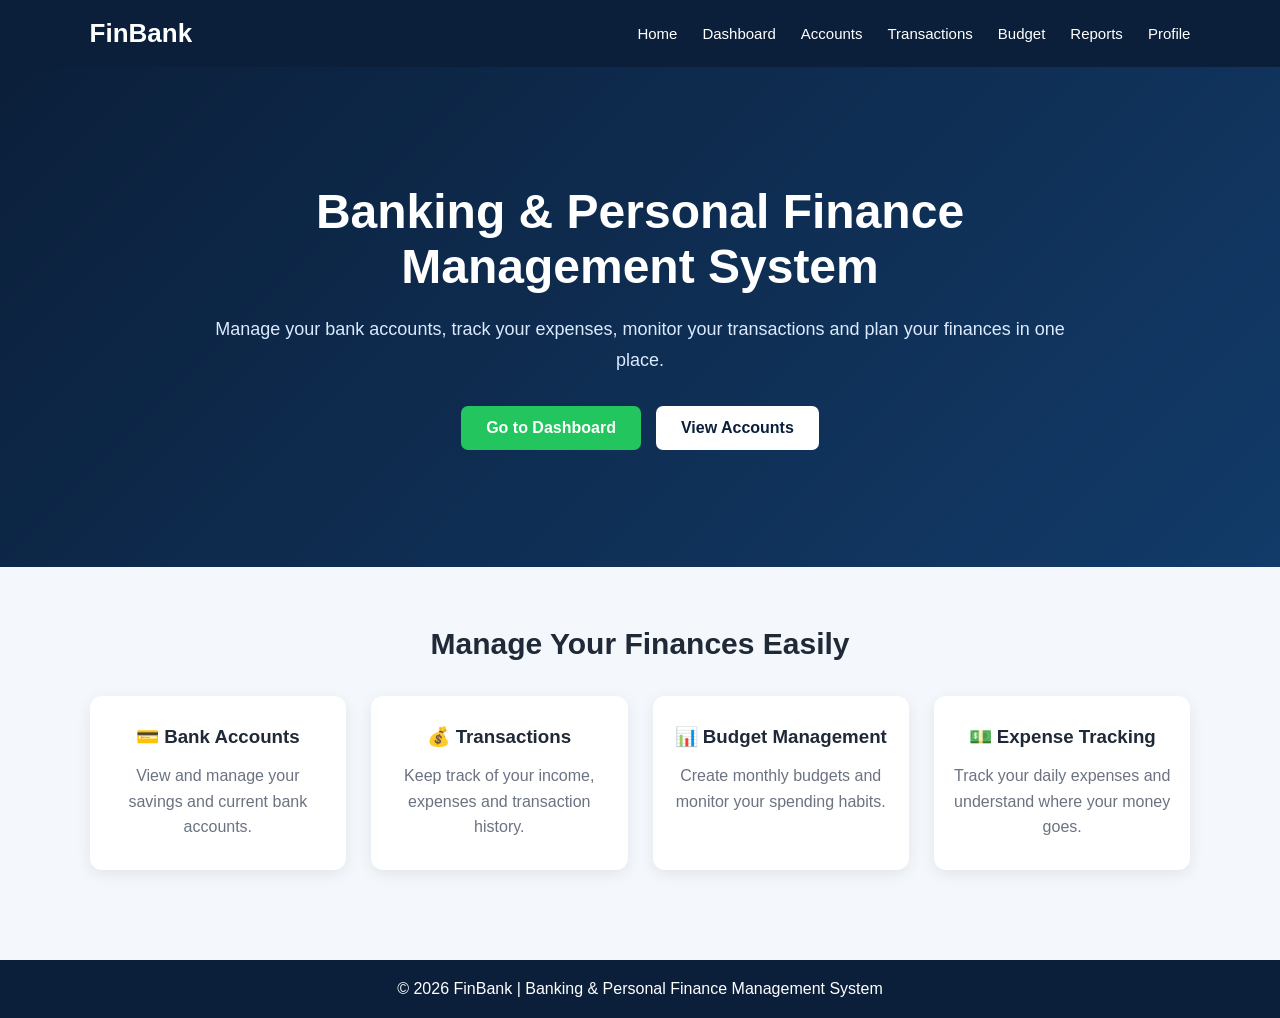
<file: index.html>
<!DOCTYPE html>
<html lang="en">
<head>
    <meta charset="UTF-8">
    <meta name="viewport" content="width=device-width, initial-scale=1.0">

    <title>Banking & Personal Finance Management System</title>
    <link rel="stylesheet" href="css/style.css">
</head>

<body>

    <!-- Header -->
    <header>
        <div class="logo">
            <h2>FinBank</h2>
        </div>

      

    <nav>
        <a href="index.html">Home</a>
        <a href="dashboard.html">Dashboard</a>
        <a href="accounts.html">Accounts</a>
        <a href="transactions.html">Transactions</a>
        <a href="budget.html">Budget</a>
        <a href="reports.html">Reports</a>
        <a href="profile.html">Profile</a>
    </nav>
</header>
    </header>


    <!-- Main Section -->
    <main>

        <section class="hero">

            <div class="hero-content">

                <h1>Banking & Personal Finance Management System</h1>

                <p>
                    Manage your bank accounts, track your expenses,
                    monitor your transactions and plan your finances
                    in one place.
                </p>

                <div class="buttons">
                    <a href="dashboard.html" class="btn">
                        Go to Dashboard
                    </a>

                    <a href="accounts.html" class="btn secondary">
                        View Accounts
                    </a>
                </div>

            </div>

        </section>


        <!-- Features -->
        <section class="features">

            <h2>Manage Your Finances Easily</h2>

            <div class="feature-container">

                <div class="feature-card">
                    <h3>💳 Bank Accounts</h3>
                    <p>
                        View and manage your savings and current
                        bank accounts.
                    </p>
                </div>

                <div class="feature-card">
                    <h3>💰 Transactions</h3>
                    <p>
                        Keep track of your income, expenses and
                        transaction history.
                    </p>
                </div>

                <div class="feature-card">
                    <h3>📊 Budget Management</h3>
                    <p>
                        Create monthly budgets and monitor your
                        spending habits.
                    </p>
                </div>

                <div class="feature-card">
                    <h3>💵 Expense Tracking</h3>
                    <p>
                        Track your daily expenses and understand
                        where your money goes.
                    </p>
                </div>

            </div>

        </section>

    </main>
    <!-- alpha-->
    <!-- Footer -->
    <footer>

        <p>
            © 2026 FinBank | Banking & Personal Finance Management System
        </p>

    </footer>

</body>
</html>
</file>
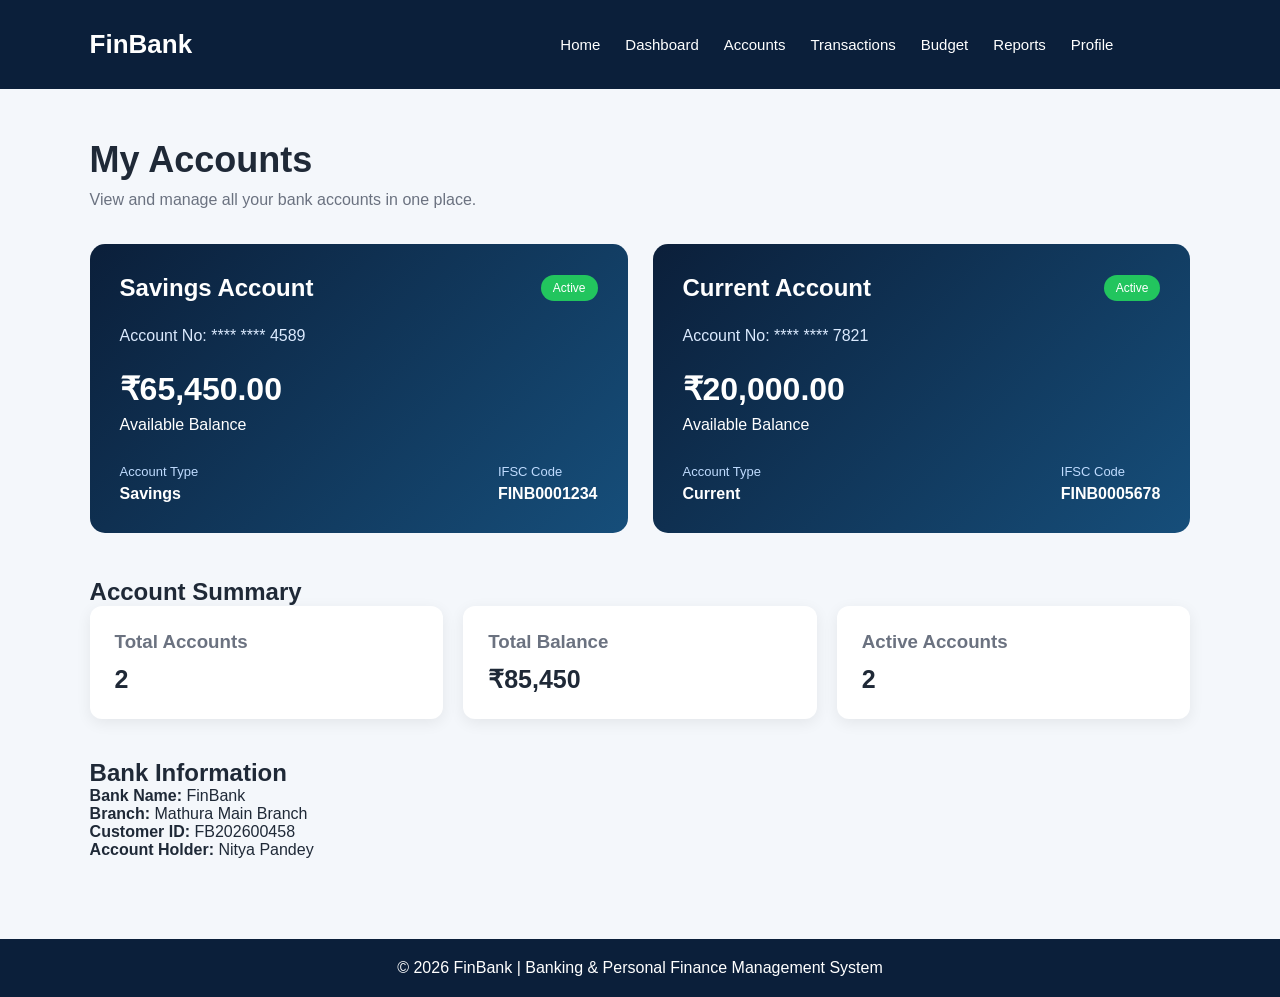
<file: accounts.html>
<!DOCTYPE html>
<html lang="en">
<head>
    <meta charset="UTF-8">
    <meta name="viewport" content="width=device-width, initial-scale=1.0">

    <title>Accounts - FinBank</title>

    <link rel="stylesheet" href="css/style.css">
</head>

<body>

    <!-- Header -->
    <header>

        <div class="logo">
            <h2>FinBank</h2>
        </div>

        <header>
    <nav>
        <a href="index.html">Home</a>
        <a href="dashboard.html">Dashboard</a>
        <a href="accounts.html">Accounts</a>
        <a href="transactions.html">Transactions</a>
        <a href="budget.html">Budget</a>
        <a href="reports.html">Reports</a>
        <a href="profile.html">Profile</a>
    </nav>
</header>
    </header>


    <!-- Accounts Section -->
    <main class="accounts-page">

        <section class="page-header">

            <h1>My Accounts</h1>

            <p>
                View and manage all your bank accounts in one place.
            </p>

        </section>


        <!-- Account Cards -->
        <section class="account-container">

            <!-- Savings Account -->
            <div class="account-card">

                <div class="account-top">

                    <h2>Savings Account</h2>

                    <span class="account-status">
                        Active
                    </span>

                </div>

                <p class="account-number">
                    Account No: **** **** 4589
                </p>

                <h1>₹65,450.00</h1>

                <p>Available Balance</p>

                <div class="account-details">

                    <div>
                        <span>Account Type</span>
                        <strong>Savings</strong>
                    </div>

                    <div>
                        <span>IFSC Code</span>
                        <strong>FINB0001234</strong>
                    </div>

                </div>

            </div>


            <!-- Current Account -->
            <div class="account-card">

                <div class="account-top">

                    <h2>Current Account</h2>

                    <span class="account-status">
                        Active
                    </span>

                </div>

                <p class="account-number">
                    Account No: **** **** 7821
                </p>

                <h1>₹20,000.00</h1>

                <p>Available Balance</p>

                <div class="account-details">

                    <div>
                        <span>Account Type</span>
                        <strong>Current</strong>
                    </div>

                    <div>
                        <span>IFSC Code</span>
                        <strong>FINB0005678</strong>
                    </div>

                </div>

            </div>

        </section>


        <!-- Account Summary -->
        <section class="account-summary">

            <h2>Account Summary</h2>

            <div class="summary-container">

                <div class="summary-card">
                    <h3>Total Accounts</h3>
                    <p>2</p>
                </div>


                <div class="summary-card">
                    <h3>Total Balance</h3>
                    <p>₹85,450</p>
                </div>


                <div class="summary-card">
                    <h3>Active Accounts</h3>
                    <p>2</p>
                </div>

            </div>

        </section>


        <!-- Bank Information -->
        <section class="bank-information">

            <h2>Bank Information</h2>

            <div class="information-box">

                <p>
                    <strong>Bank Name:</strong> FinBank
                </p>

                <p>
                    <strong>Branch:</strong> Mathura Main Branch
                </p>

                <p>
                    <strong>Customer ID:</strong> FB202600458
                </p>

                <p>
                    <strong>Account Holder:</strong> Nitya Pandey
                </p>

            </div>

        </section>

    </main>


    <!-- Footer -->
    <footer>

        <p>
            © 2026 FinBank | Banking & Personal Finance Management System
        </p>

    </footer>

</body>
</html>
</file>
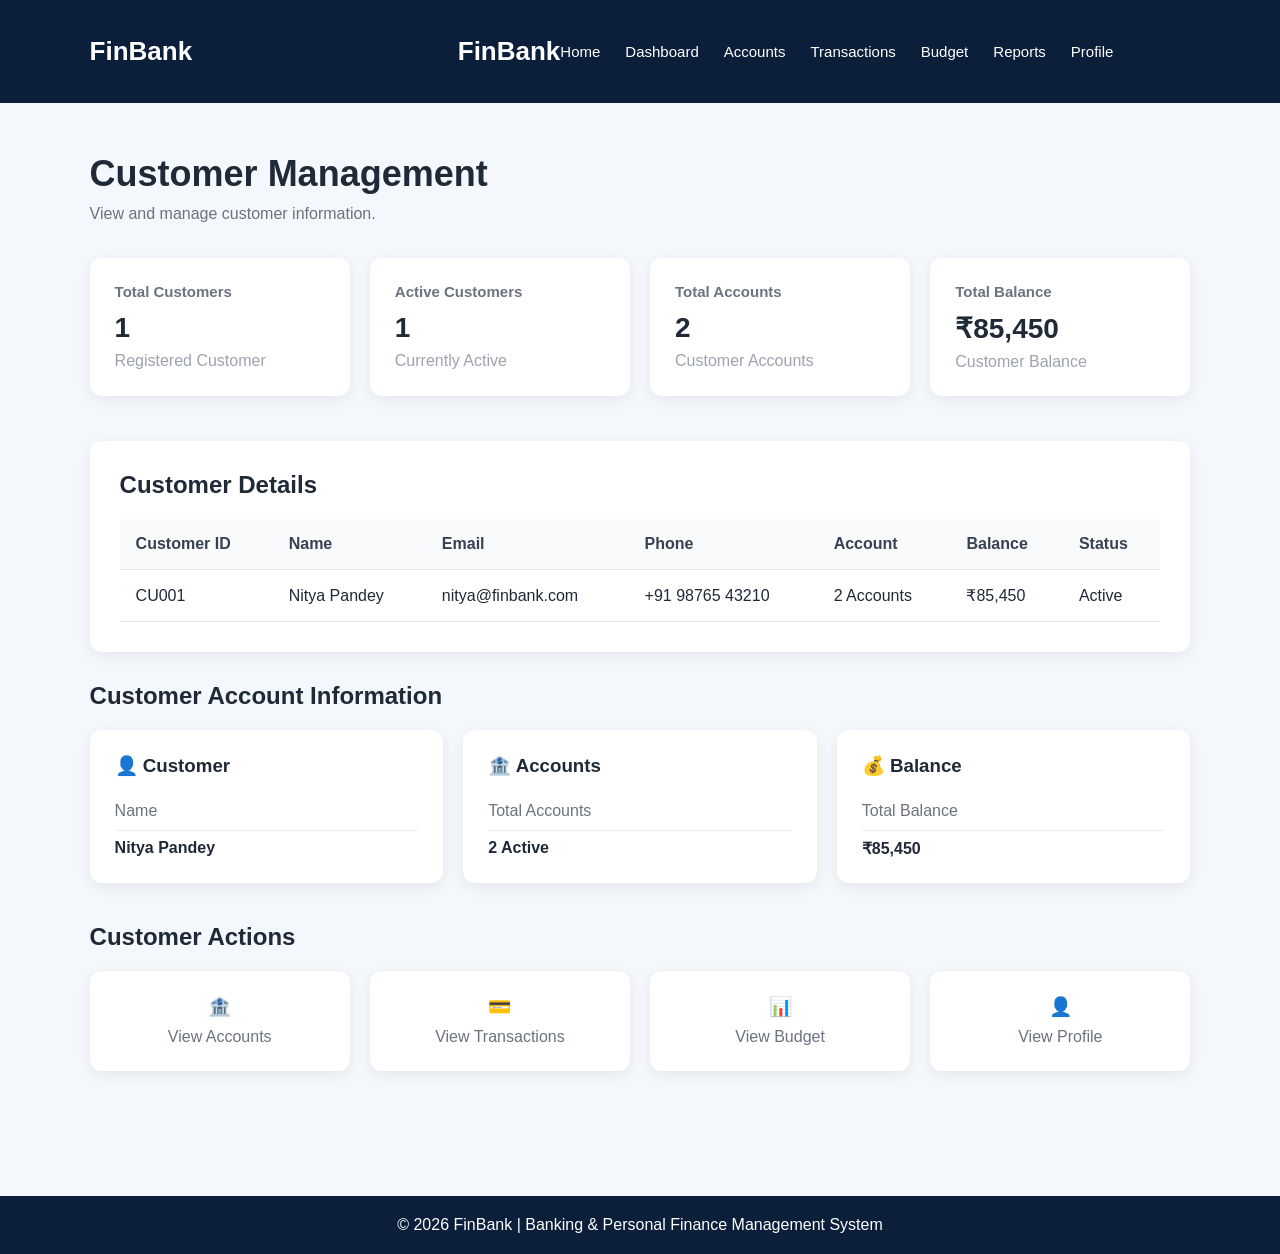
<file: admin-customers.html>
<!DOCTYPE html>
<html lang="en">

<head>
    <meta charset="UTF-8">
    <meta name="viewport" content="width=device-width, initial-scale=1.0">

    <title>Customer Management - FinBank</title>

    <link rel="stylesheet" href="css/style.css">
</head>

<body>

    <!-- Header -->
    <header>

        <div class="logo">
            <h2>FinBank</h2>
        </div>

       <header>
    <div class="logo">
        <h2>FinBank</h2>
    </div>

    <nav>
        <a href="index.html">Home</a>
        <a href="dashboard.html">Dashboard</a>
        <a href="accounts.html">Accounts</a>
        <a href="transactions.html">Transactions</a>
        <a href="budget.html">Budget</a>
        <a href="reports.html">Reports</a>
        <a href="profile.html">Profile</a>
    </nav>
</header>
    </header>


    <!-- Main Content -->
    <main class="dashboard">

        <!-- Page Header -->
        <section class="page-header">

            <h1>Customer Management</h1>

            <p>
                View and manage customer information.
            </p>

        </section>


        <!-- Customer Summary -->
        <section class="balance-cards">

            <div class="balance-card">

                <h3>Total Customers</h3>

                <h2>1</h2>

                <p>Registered Customer</p>

            </div>


            <div class="balance-card">

                <h3>Active Customers</h3>

                <h2>1</h2>

                <p>Currently Active</p>

            </div>


            <div class="balance-card">

                <h3>Total Accounts</h3>

                <h2>2</h2>

                <p>Customer Accounts</p>

            </div>


            <div class="balance-card">

                <h3>Total Balance</h3>

                <h2>₹85,450</h2>

                <p>Customer Balance</p>

            </div>

        </section>


        <!-- Customer Details -->
        <section class="recent-transactions">

            <h2>Customer Details</h2>

            <table>

                <thead>

                    <tr>
                        <th>Customer ID</th>
                        <th>Name</th>
                        <th>Email</th>
                        <th>Phone</th>
                        <th>Account</th>
                        <th>Balance</th>
                        <th>Status</th>
                    </tr>

                </thead>


                <tbody>

                    <tr>

                        <td>CU001</td>

                        <td>Nitya Pandey</td>

                        <td>nitya@finbank.com</td>

                        <td>+91 98765 43210</td>

                        <td>2 Accounts</td>

                        <td>₹85,450</td>

                        <td>Active</td>

                    </tr>

                </tbody>

            </table>

        </section>


        <!-- Customer Profile -->
        <section class="account-information">

            <h2>Customer Account Information</h2>

            <div class="information-grid">

                <div class="information-card">

                    <h3>👤 Customer</h3>

                    <p>Name</p>

                    <strong>Nitya Pandey</strong>

                </div>


                <div class="information-card">

                    <h3>🏦 Accounts</h3>

                    <p>Total Accounts</p>

                    <strong>2 Active</strong>

                </div>


                <div class="information-card">

                    <h3>💰 Balance</h3>

                    <p>Total Balance</p>

                    <strong>₹85,450</strong>

                </div>

            </div>

        </section>


        <!-- Admin Actions -->
        <section class="quick-actions">

            <h2>Customer Actions</h2>

            <div class="action-container">

                <a href="accounts.html" class="action-card">

                    <h3>🏦</h3>

                    <p>View Accounts</p>

                </a>


                <a href="transactions.html" class="action-card">

                    <h3>💳</h3>

                    <p>View Transactions</p>

                </a>


                <a href="budget.html" class="action-card">

                    <h3>📊</h3>

                    <p>View Budget</p>

                </a>


                <a href="profile.html" class="action-card">

                    <h3>👤</h3>

                    <p>View Profile</p>

                </a>

            </div>

        </section>

    </main>


    <!-- Footer -->
    <footer>

        <p>
            © 2026 FinBank | Banking & Personal Finance Management System
        </p>

    </footer>

</body>

</html>
</file>
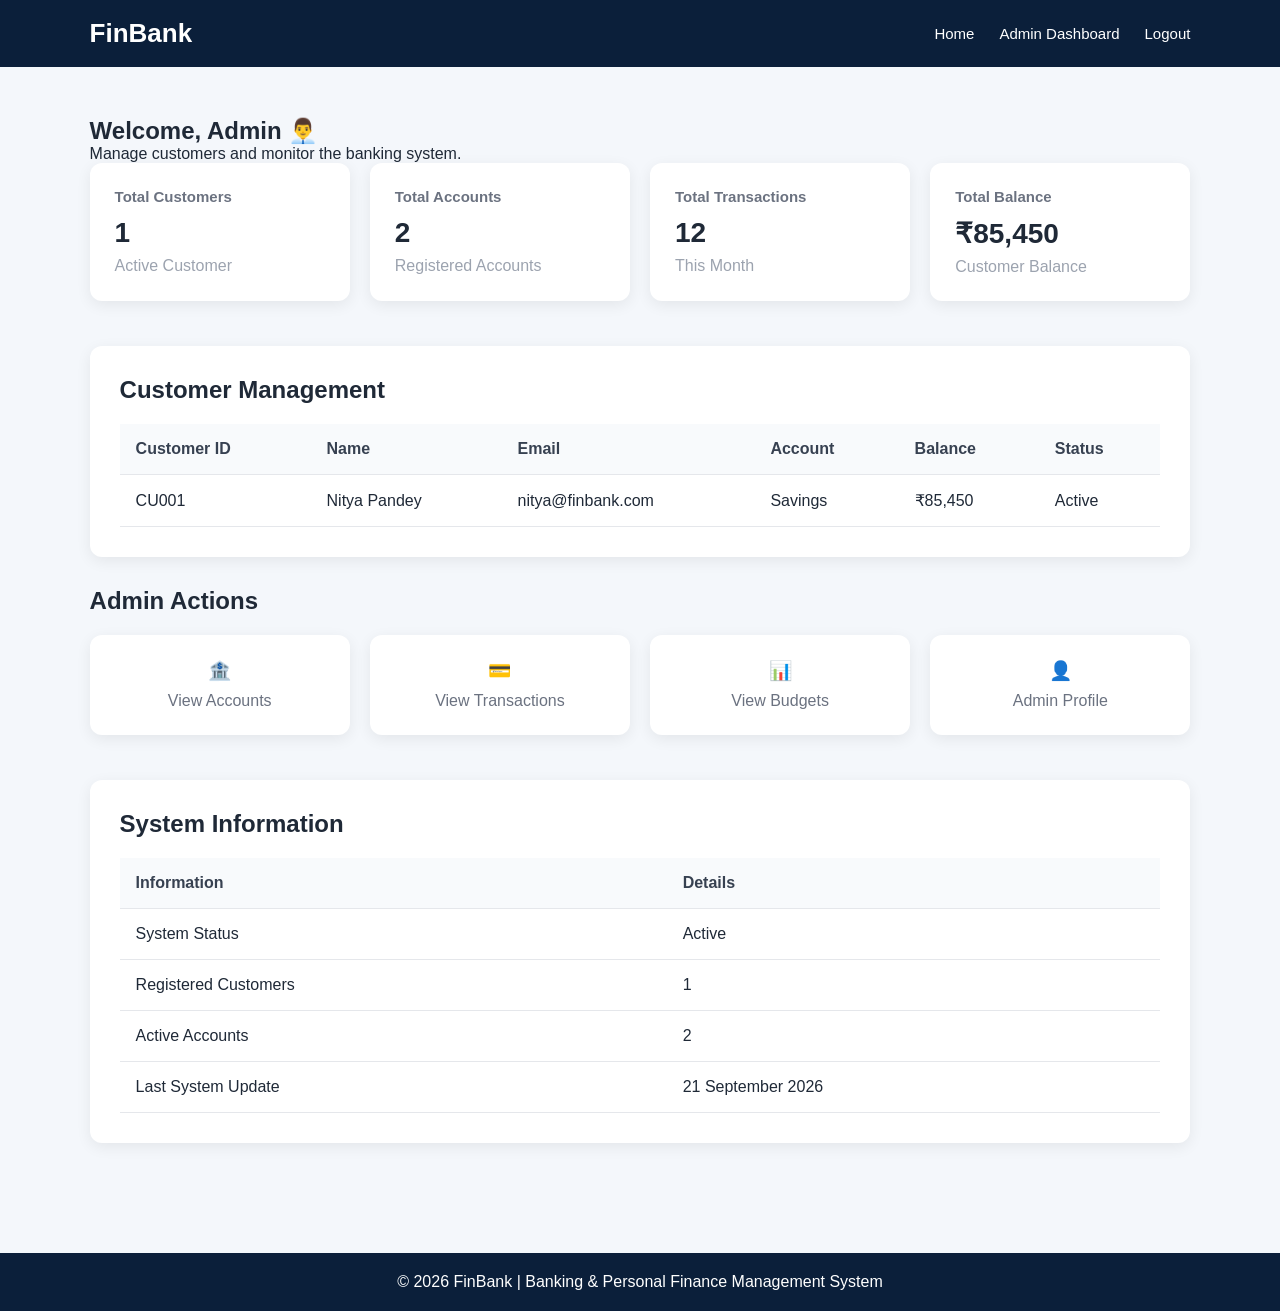
<file: admin-dashboard.html>
<!DOCTYPE html>
<html lang="en">

<head>
    <meta charset="UTF-8">
    <meta name="viewport" content="width=device-width, initial-scale=1.0">

    <title>Admin Dashboard - FinBank</title>

    <link rel="stylesheet" href="css/style.css">
</head>

<body>

    <!-- Header -->
    <header>

        <div class="logo">
            <h2>FinBank</h2>
        </div>

        <nav>
            <a href="index.html">Home</a>
            <a href="admin-dashboard.html">Admin Dashboard</a>
            <a href="login.html">Logout</a>
        </nav>

    </header>


    <!-- Admin Dashboard -->
    <main class="dashboard">

        <!-- Welcome -->
        <section class="dashboard-header">

            <div>
                <h1>Welcome, Admin 👨‍💼</h1>

                <p>
                    Manage customers and monitor the banking system.
                </p>
            </div>

        </section>


        <!-- Admin Summary -->
        <section class="balance-cards">

            <div class="balance-card">

                <h3>Total Customers</h3>

                <h2>1</h2>

                <p>Active Customer</p>

            </div>


            <div class="balance-card">

                <h3>Total Accounts</h3>

                <h2>2</h2>

                <p>Registered Accounts</p>

            </div>


            <div class="balance-card">

                <h3>Total Transactions</h3>

                <h2>12</h2>

                <p>This Month</p>

            </div>


            <div class="balance-card">

                <h3>Total Balance</h3>

                <h2>₹85,450</h2>

                <p>Customer Balance</p>

            </div>

        </section>


        <!-- Customer Management -->
        <section class="recent-transactions">

            <h2>Customer Management</h2>

            <table>

                <thead>

                    <tr>
                        <th>Customer ID</th>
                        <th>Name</th>
                        <th>Email</th>
                        <th>Account</th>
                        <th>Balance</th>
                        <th>Status</th>
                    </tr>

                </thead>


                <tbody>

                    <tr>

                        <td>CU001</td>

                        <td>Nitya Pandey</td>

                        <td>nitya@finbank.com</td>

                        <td>Savings</td>

                        <td>₹85,450</td>

                        <td>Active</td>

                    </tr>

                </tbody>

            </table>

        </section>


        <!-- Admin Actions -->
        <section class="quick-actions">

            <h2>Admin Actions</h2>

            <div class="action-container">

                <a href="accounts.html" class="action-card">

                    <h3>🏦</h3>

                    <p>View Accounts</p>

                </a>


                <a href="transactions.html" class="action-card">

                    <h3>💳</h3>

                    <p>View Transactions</p>

                </a>


                <a href="budget.html" class="action-card">

                    <h3>📊</h3>

                    <p>View Budgets</p>

                </a>


                <a href="profile.html" class="action-card">

                    <h3>👤</h3>

                    <p>Admin Profile</p>

                </a>

            </div>

        </section>


        <!-- System Information -->
        <section class="recent-transactions">

            <h2>System Information</h2>

            <table>

                <thead>

                    <tr>
                        <th>Information</th>
                        <th>Details</th>
                    </tr>

                </thead>


                <tbody>

                    <tr>
                        <td>System Status</td>
                        <td>Active</td>
                    </tr>

                    <tr>
                        <td>Registered Customers</td>
                        <td>1</td>
                    </tr>

                    <tr>
                        <td>Active Accounts</td>
                        <td>2</td>
                    </tr>

                    <tr>
                        <td>Last System Update</td>
                        <td>21 September 2026</td>
                    </tr>

                </tbody>

            </table>

        </section>

    </main>


    <!-- Footer -->
    <footer>

        <p>
            © 2026 FinBank | Banking & Personal Finance Management System
        </p>

    </footer>

</body>

</html>
</file>
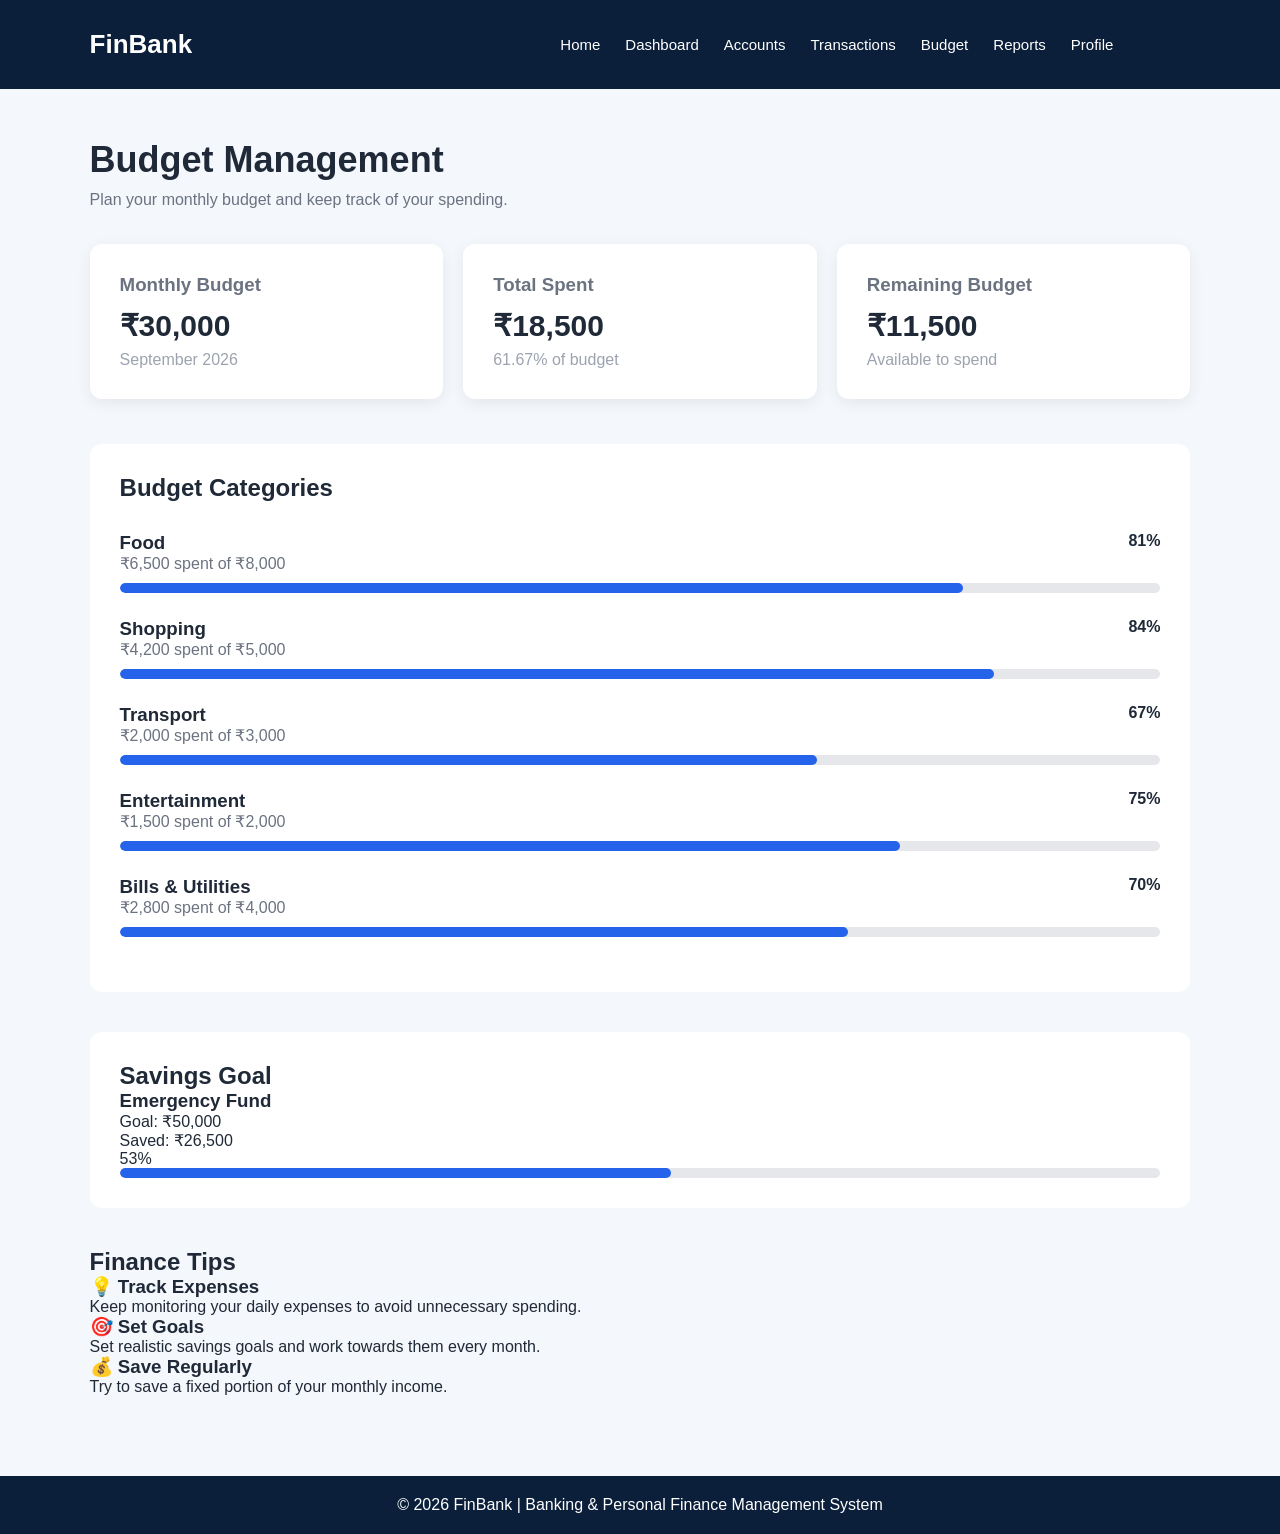
<file: budget.html>
<!DOCTYPE html>
<html lang="en">

<head>
    <meta charset="UTF-8">
    <meta name="viewport" content="width=device-width, initial-scale=1.0">

    <title>Budget - FinBank</title>

    <link rel="stylesheet" href="css/style.css">
</head>

<body>

    <!-- Header -->
    <header>

        <div class="logo">
            <h2>FinBank</h2>
        </div>

      <header>

    <nav>
        <a href="index.html">Home</a>
        <a href="dashboard.html">Dashboard</a>
        <a href="accounts.html">Accounts</a>
        <a href="transactions.html">Transactions</a>
        <a href="budget.html">Budget</a>
        <a href="reports.html">Reports</a>
        <a href="profile.html">Profile</a>
    </nav>
</header>

    </header>


    <!-- Budget Page -->
    <main class="budget-page">

        <!-- Page Header -->
        <section class="page-header">

            <h1>Budget Management</h1>

            <p>
                Plan your monthly budget and keep track of your spending.
            </p>

        </section>


        <!-- Budget Overview -->
        <section class="budget-overview">

            <div class="budget-card">

                <h3>Monthly Budget</h3>

                <h2>₹30,000</h2>

                <p>September 2026</p>

            </div>


            <div class="budget-card">

                <h3>Total Spent</h3>

                <h2>₹18,500</h2>

                <p>61.67% of budget</p>

            </div>


            <div class="budget-card">

                <h3>Remaining Budget</h3>

                <h2>₹11,500</h2>

                <p>Available to spend</p>

            </div>

        </section>


        <!-- Budget Categories -->
        <section class="budget-categories">

            <h2>Budget Categories</h2>


            <!-- Food -->
            <div class="budget-item">

                <div class="budget-item-header">

                    <div>
                        <h3>Food</h3>
                        <p>₹6,500 spent of ₹8,000</p>
                    </div>

                    <strong>81%</strong>

                </div>

                <div class="progress-bar">
                    <div class="progress food-progress"></div>
                </div>

            </div>


            <!-- Shopping -->
            <div class="budget-item">

                <div class="budget-item-header">

                    <div>
                        <h3>Shopping</h3>
                        <p>₹4,200 spent of ₹5,000</p>
                    </div>

                    <strong>84%</strong>

                </div>

                <div class="progress-bar">
                    <div class="progress shopping-progress"></div>
                </div>

            </div>


            <!-- Transport -->
            <div class="budget-item">

                <div class="budget-item-header">

                    <div>
                        <h3>Transport</h3>
                        <p>₹2,000 spent of ₹3,000</p>
                    </div>

                    <strong>67%</strong>

                </div>

                <div class="progress-bar">
                    <div class="progress transport-progress"></div>
                </div>

            </div>


            <!-- Entertainment -->
            <div class="budget-item">

                <div class="budget-item-header">

                    <div>
                        <h3>Entertainment</h3>
                        <p>₹1,500 spent of ₹2,000</p>
                    </div>

                    <strong>75%</strong>

                </div>

                <div class="progress-bar">
                    <div class="progress entertainment-progress"></div>
                </div>

            </div>


            <!-- Bills -->
            <div class="budget-item">

                <div class="budget-item-header">

                    <div>
                        <h3>Bills & Utilities</h3>
                        <p>₹2,800 spent of ₹4,000</p>
                    </div>

                    <strong>70%</strong>

                </div>

                <div class="progress-bar">
                    <div class="progress bills-progress"></div>
                </div>

            </div>

        </section>


        <!-- Savings Goal -->
        <section class="savings-goal">

            <h2>Savings Goal</h2>

            <div class="goal-card">

                <div>
                    <h3>Emergency Fund</h3>

                    <p>
                        Goal: ₹50,000
                    </p>

                    <p>
                        Saved: ₹26,500
                    </p>
                </div>

                <div class="goal-percentage">
                    53%
                </div>

            </div>


            <div class="progress-bar">

                <div class="progress savings-progress"></div>

            </div>

        </section>


        <!-- Budget Tips -->
        <section class="budget-tips">

            <h2>Finance Tips</h2>

            <div class="tips-container">

                <div class="tip-card">
                    <h3>💡 Track Expenses</h3>

                    <p>
                        Keep monitoring your daily expenses
                        to avoid unnecessary spending.
                    </p>
                </div>


                <div class="tip-card">
                    <h3>🎯 Set Goals</h3>

                    <p>
                        Set realistic savings goals and
                        work towards them every month.
                    </p>
                </div>


                <div class="tip-card">
                    <h3>💰 Save Regularly</h3>

                    <p>
                        Try to save a fixed portion of your
                        monthly income.
                    </p>
                </div>

            </div>

        </section>

    </main>


    <!-- Footer -->
    <footer>

        <p>
            © 2026 FinBank | Banking & Personal Finance Management System
        </p>

    </footer>

</body>

</html>
</file>
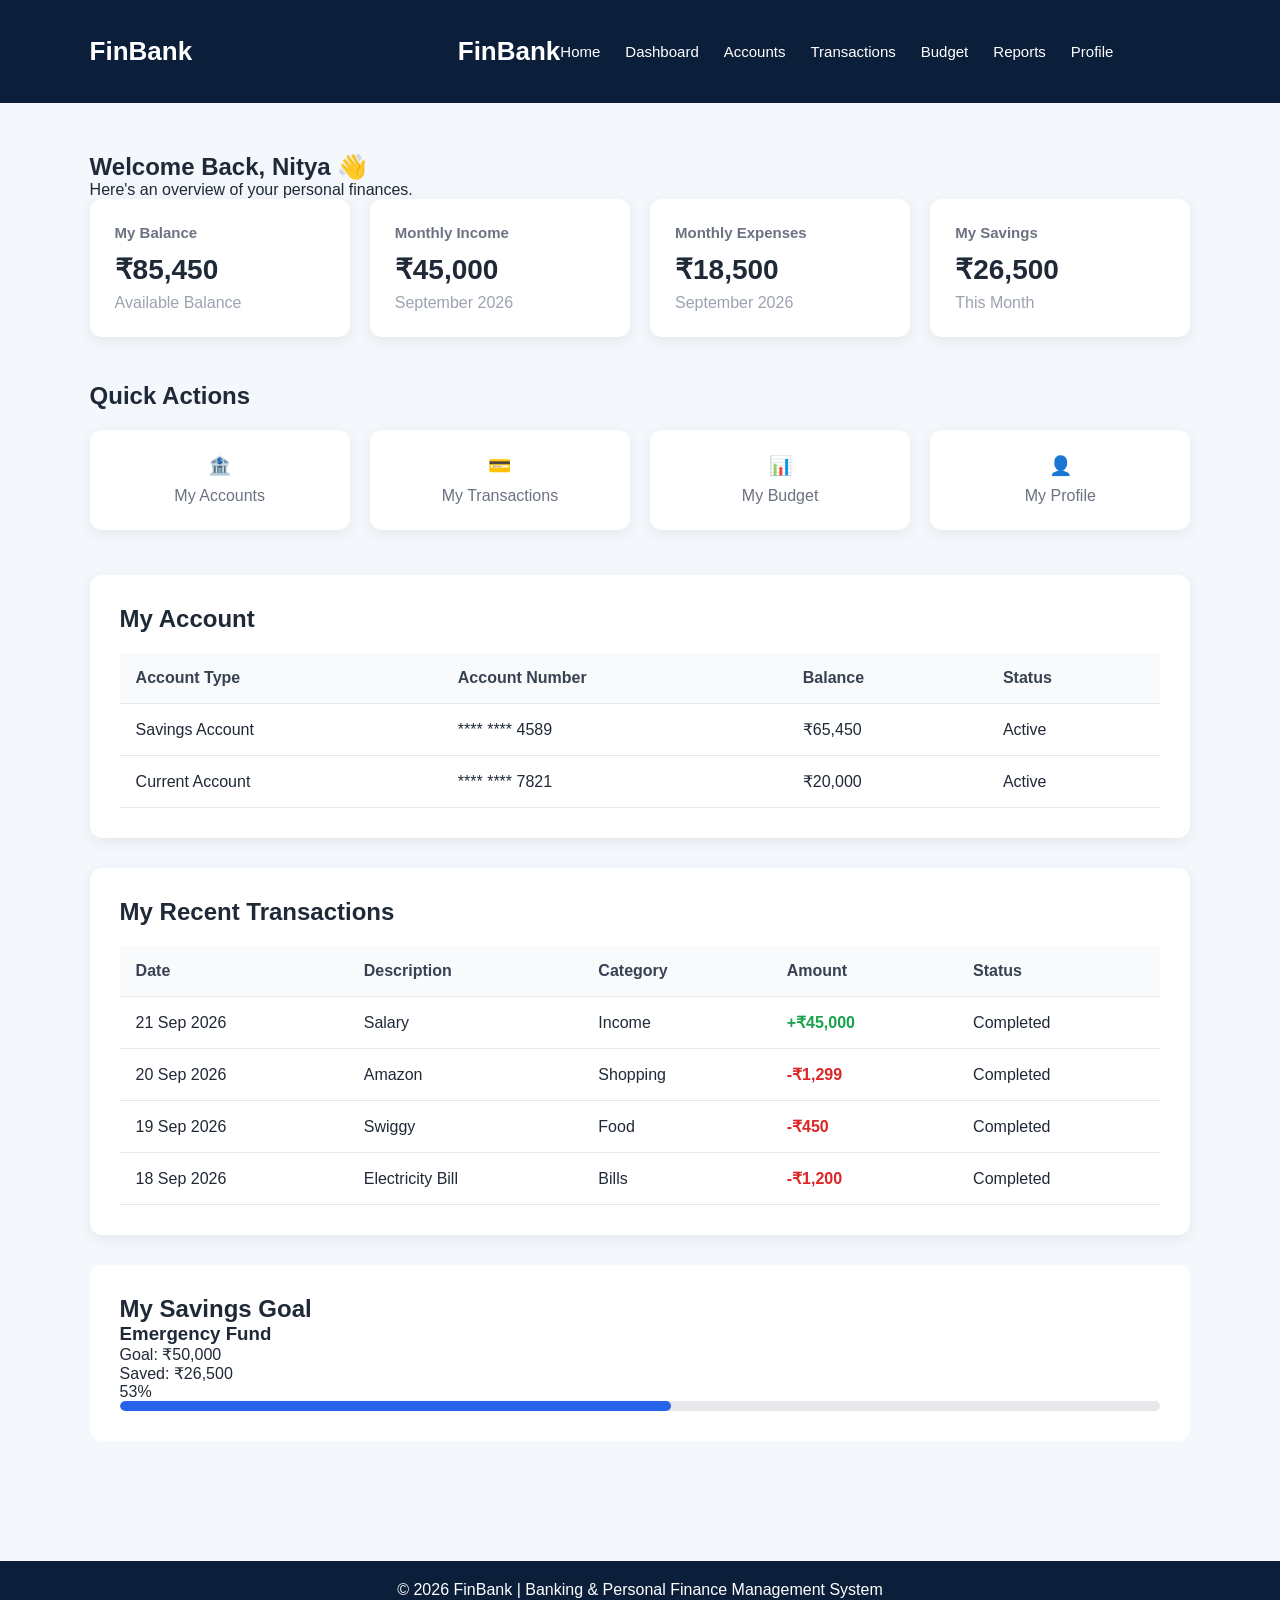
<file: customer-dashboard.html>
<!DOCTYPE html>
<html lang="en">

<head>
    <meta charset="UTF-8">
    <meta name="viewport" content="width=device-width, initial-scale=1.0">

    <title>Customer Dashboard - FinBank</title>

    <link rel="stylesheet" href="css/style.css">
</head>

<body>

    <!-- Header -->
    <header>

        <div class="logo">
            <h2>FinBank</h2>
        </div>

<header>
    <div class="logo">
        <h2>FinBank</h2>
    </div>

    <nav>
        <a href="index.html">Home</a>
        <a href="dashboard.html">Dashboard</a>
        <a href="accounts.html">Accounts</a>
        <a href="transactions.html">Transactions</a>
        <a href="budget.html">Budget</a>
        <a href="reports.html">Reports</a>
        <a href="profile.html">Profile</a>
    </nav>
</header>

    </header>


    <!-- Customer Dashboard -->
    <main class="dashboard">

        <!-- Welcome -->
        <section class="dashboard-header">

            <div>

                <h1>Welcome Back, Nitya 👋</h1>

                <p>
                    Here's an overview of your personal finances.
                </p>

            </div>

        </section>


        <!-- Financial Summary -->
        <section class="balance-cards">

            <div class="balance-card">

                <h3>My Balance</h3>

                <h2>₹85,450</h2>

                <p>Available Balance</p>

            </div>


            <div class="balance-card">

                <h3>Monthly Income</h3>

                <h2>₹45,000</h2>

                <p>September 2026</p>

            </div>


            <div class="balance-card">

                <h3>Monthly Expenses</h3>

                <h2>₹18,500</h2>

                <p>September 2026</p>

            </div>


            <div class="balance-card">

                <h3>My Savings</h3>

                <h2>₹26,500</h2>

                <p>This Month</p>

            </div>

        </section>


        <!-- Quick Actions -->
        <section class="quick-actions">

            <h2>Quick Actions</h2>

            <div class="action-container">

                <a href="accounts.html" class="action-card">

                    <h3>🏦</h3>

                    <p>My Accounts</p>

                </a>


                <a href="transactions.html" class="action-card">

                    <h3>💳</h3>

                    <p>My Transactions</p>

                </a>


                <a href="budget.html" class="action-card">

                    <h3>📊</h3>

                    <p>My Budget</p>

                </a>


                <a href="profile.html" class="action-card">

                    <h3>👤</h3>

                    <p>My Profile</p>

                </a>

            </div>

        </section>


        <!-- My Account -->
        <section class="recent-transactions">

            <h2>My Account</h2>

            <table>

                <thead>

                    <tr>
                        <th>Account Type</th>
                        <th>Account Number</th>
                        <th>Balance</th>
                        <th>Status</th>
                    </tr>

                </thead>


                <tbody>

                    <tr>

                        <td>Savings Account</td>

                        <td>**** **** 4589</td>

                        <td>₹65,450</td>

                        <td>Active</td>

                    </tr>


                    <tr>

                        <td>Current Account</td>

                        <td>**** **** 7821</td>

                        <td>₹20,000</td>

                        <td>Active</td>

                    </tr>

                </tbody>

            </table>

        </section>


        <!-- Recent Transactions -->
        <section class="recent-transactions">

            <h2>My Recent Transactions</h2>

            <table>

                <thead>

                    <tr>
                        <th>Date</th>
                        <th>Description</th>
                        <th>Category</th>
                        <th>Amount</th>
                        <th>Status</th>
                    </tr>

                </thead>


                <tbody>

                    <tr>

                        <td>21 Sep 2026</td>

                        <td>Salary</td>

                        <td>Income</td>

                        <td class="income">
                            +₹45,000
                        </td>

                        <td>Completed</td>

                    </tr>


                    <tr>

                        <td>20 Sep 2026</td>

                        <td>Amazon</td>

                        <td>Shopping</td>

                        <td class="expense">
                            -₹1,299
                        </td>

                        <td>Completed</td>

                    </tr>


                    <tr>

                        <td>19 Sep 2026</td>

                        <td>Swiggy</td>

                        <td>Food</td>

                        <td class="expense">
                            -₹450
                        </td>

                        <td>Completed</td>

                    </tr>


                    <tr>

                        <td>18 Sep 2026</td>

                        <td>Electricity Bill</td>

                        <td>Bills</td>

                        <td class="expense">
                            -₹1,200
                        </td>

                        <td>Completed</td>

                    </tr>

                </tbody>

            </table>

        </section>


        <!-- Savings Goal -->
        <section class="savings-goal">

            <h2>My Savings Goal</h2>

            <div class="goal-card">

                <div>

                    <h3>Emergency Fund</h3>

                    <p>
                        Goal: ₹50,000
                    </p>

                    <p>
                        Saved: ₹26,500
                    </p>

                </div>

                <div class="goal-percentage">
                    53%
                </div>

            </div>


            <div class="progress-bar">

                <div class="progress savings-progress"></div>

            </div>

        </section>

    </main>


    <!-- Footer -->
    <footer>

        <p>
            © 2026 FinBank | Banking & Personal Finance Management System
        </p>

    </footer>

</body>

</html>
</file>
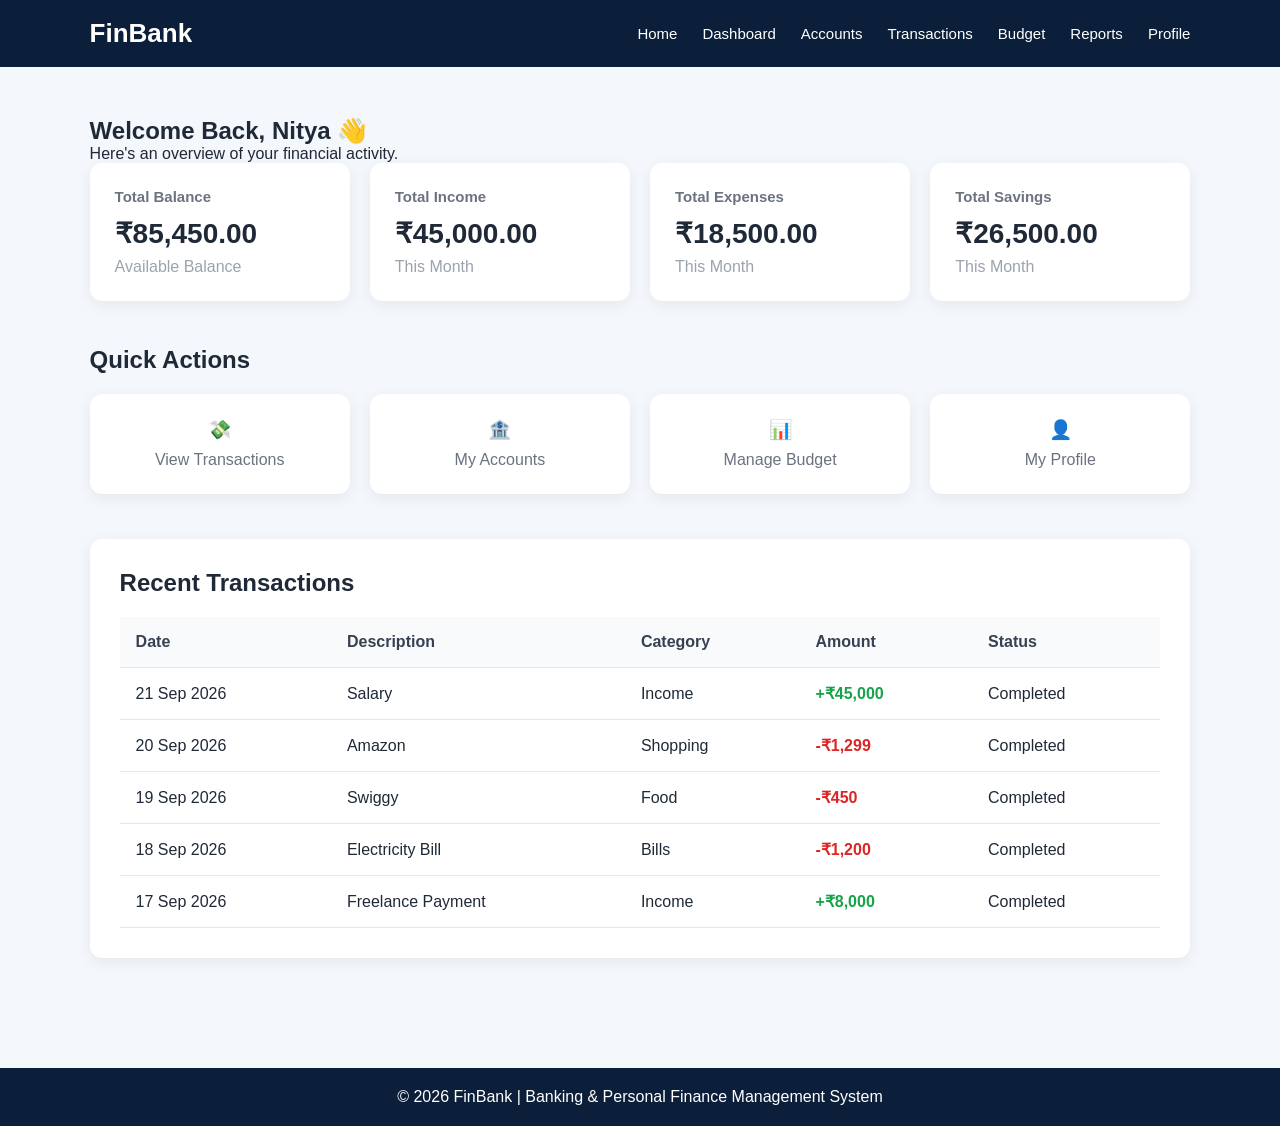
<file: dashboard.html>
<!DOCTYPE html>
<html lang="en">
<head>
    <meta charset="UTF-8">
    <meta name="viewport" content="width=device-width, initial-scale=1.0">

    <title>Dashboard - FinBank</title>

    <link rel="stylesheet" href="css/style.css">
</head>

<body>

    <!-- Header -->
    <header>

        <div class="logo">
            <h2>FinBank</h2>
        </div>
        

        <nav>
           <a href="index.html">Home</a>
        <a href="dashboard.html">Dashboard</a>
        <a href="accounts.html">Accounts</a>
        <a href="transactions.html">Transactions</a>
        <a href="budget.html">Budget</a>
        <a href="reports.html">Reports</a>
        <a href="profile.html">Profile</a>
        </nav>

    </header>


    <!-- Dashboard -->
    <main class="dashboard">

        <section class="dashboard-header">

            <div>
                <h1>Welcome Back, Nitya 👋</h1>

                <p>
                    Here's an overview of your financial activity.
                </p>
            </div>

        </section>


        <!-- Balance Cards -->
        <section class="balance-cards">

            <div class="balance-card">
                <h3>Total Balance</h3>
                <h2>₹85,450.00</h2>
                <p>Available Balance</p>
            </div>


            <div class="balance-card">
                <h3>Total Income</h3>
                <h2>₹45,000.00</h2>
                <p>This Month</p>
            </div>


            <div class="balance-card">
                <h3>Total Expenses</h3>
                <h2>₹18,500.00</h2>
                <p>This Month</p>
            </div>


            <div class="balance-card">
                <h3>Total Savings</h3>
                <h2>₹26,500.00</h2>
                <p>This Month</p>
            </div>

        </section>


        <!-- Quick Actions -->
        <section class="quick-actions">

            <h2>Quick Actions</h2>

            <div class="action-container">

                <a href="transactions.html" class="action-card">
                    <h3>💸</h3>
                    <p>View Transactions</p>
                </a>


                <a href="accounts.html" class="action-card">
                    <h3>🏦</h3>
                    <p>My Accounts</p>
                </a>


                <a href="budget.html" class="action-card">
                    <h3>📊</h3>
                    <p>Manage Budget</p>
                </a>


                <a href="profile.html" class="action-card">
                    <h3>👤</h3>
                    <p>My Profile</p>
                </a>

            </div>

        </section>


        <!-- Recent Transactions -->
        <section class="recent-transactions">

            <h2>Recent Transactions</h2>

            <table>

                <thead>
                    <tr>
                        <th>Date</th>
                        <th>Description</th>
                        <th>Category</th>
                        <th>Amount</th>
                        <th>Status</th>
                    </tr>
                </thead>


                <tbody>

                    <tr>
                        <td>21 Sep 2026</td>
                        <td>Salary</td>
                        <td>Income</td>
                        <td class="income">+₹45,000</td>
                        <td>Completed</td>
                    </tr>


                    <tr>
                        <td>20 Sep 2026</td>
                        <td>Amazon</td>
                        <td>Shopping</td>
                        <td class="expense">-₹1,299</td>
                        <td>Completed</td>
                    </tr>


                    <tr>
                        <td>19 Sep 2026</td>
                        <td>Swiggy</td>
                        <td>Food</td>
                        <td class="expense">-₹450</td>
                        <td>Completed</td>
                    </tr>


                    <tr>
                        <td>18 Sep 2026</td>
                        <td>Electricity Bill</td>
                        <td>Bills</td>
                        <td class="expense">-₹1,200</td>
                        <td>Completed</td>
                    </tr>


                    <tr>
                        <td>17 Sep 2026</td>
                        <td>Freelance Payment</td>
                        <td>Income</td>
                        <td class="income">+₹8,000</td>
                        <td>Completed</td>
                    </tr>

                </tbody>

            </table>

        </section>

    </main>


    <!-- Footer -->
    <footer>

        <p>
            © 2026 FinBank | Banking & Personal Finance Management System
        </p>

    </footer>

</body>
</html>
</file>
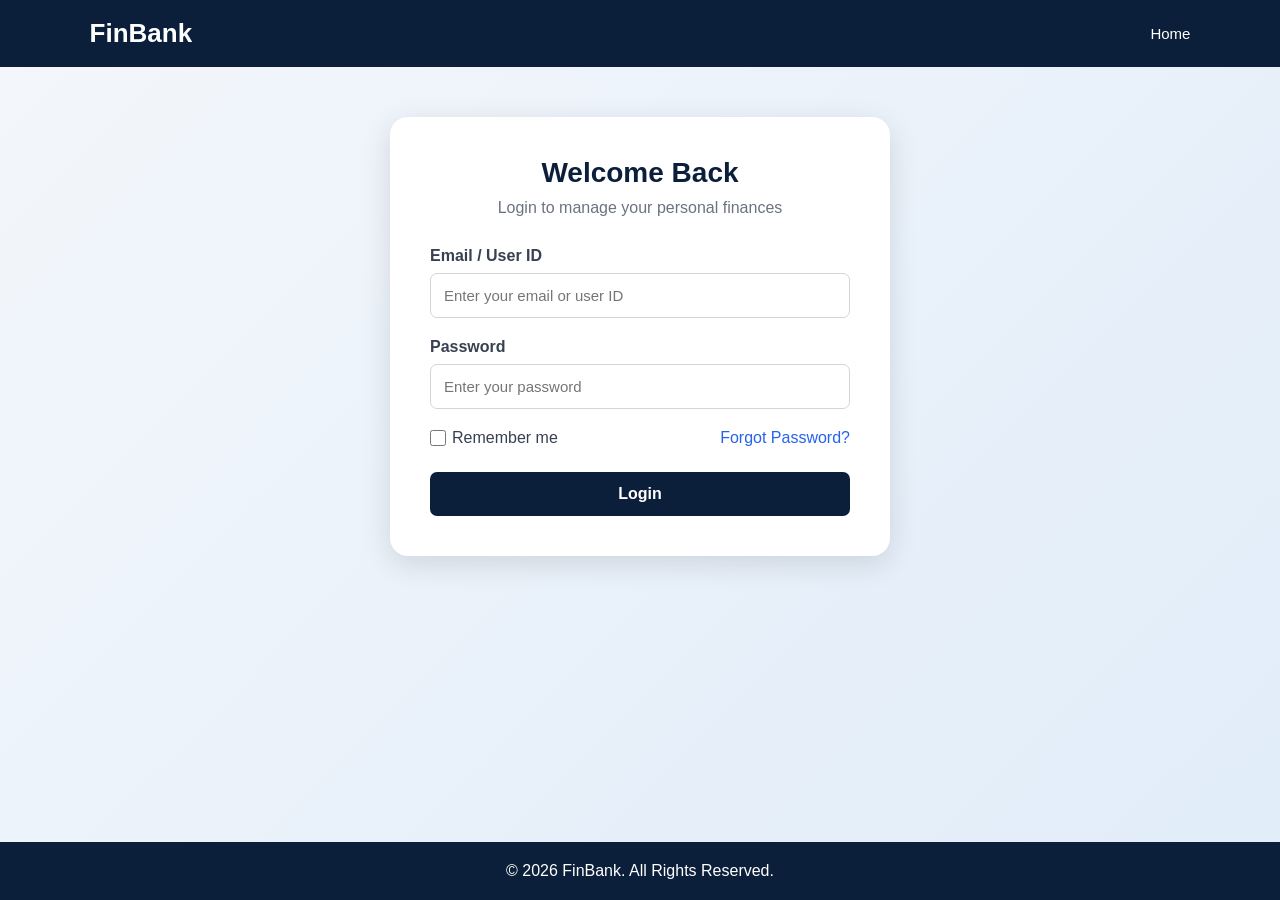
<file: login.html>
<!DOCTYPE html>
<html lang="en">

<head>
    <meta charset="UTF-8">
    <meta name="viewport" content="width=device-width, initial-scale=1.0">

    <title>Login - FinBank</title>

    <link rel="stylesheet" href="css/style.css">
</head>

<body class="login-page">

    <!-- Header -->
    <header>
        <div class="logo">
            <h2>FinBank</h2>
        </div>

        <nav>
            <a href="index.html">Home</a>
        </nav>
    </header>


    <!-- Login -->
    <main class="login-container">

        <div class="login-header">
            <h1>Welcome Back</h1>
            <p>Login to manage your personal finances</p>
        </div>

        <form action="dashboard.html" method="get">

            <div class="form-group">
                <label for="email">Email / User ID</label>

                <input
                    type="text"
                    id="email"
                    name="email"
                    placeholder="Enter your email or user ID"
                    required
                >
            </div>


            <div class="form-group">
                <label for="password">Password</label>

                <input
                    type="password"
                    id="password"
                    name="password"
                    placeholder="Enter your password"
                    required
                >
            </div>


            <div class="remember">

                <label>
                    <input type="checkbox" name="remember">
                    Remember me
                </label>

                <a href="#">Forgot Password?</a>

            </div>


            <button type="submit" class="login-button">
                Login
            </button>

        </form>

    </main>


    <!-- Footer -->
    <footer>
        <p>&copy; 2026 FinBank. All Rights Reserved.</p>
    </footer>

</body>

</html>
</file>
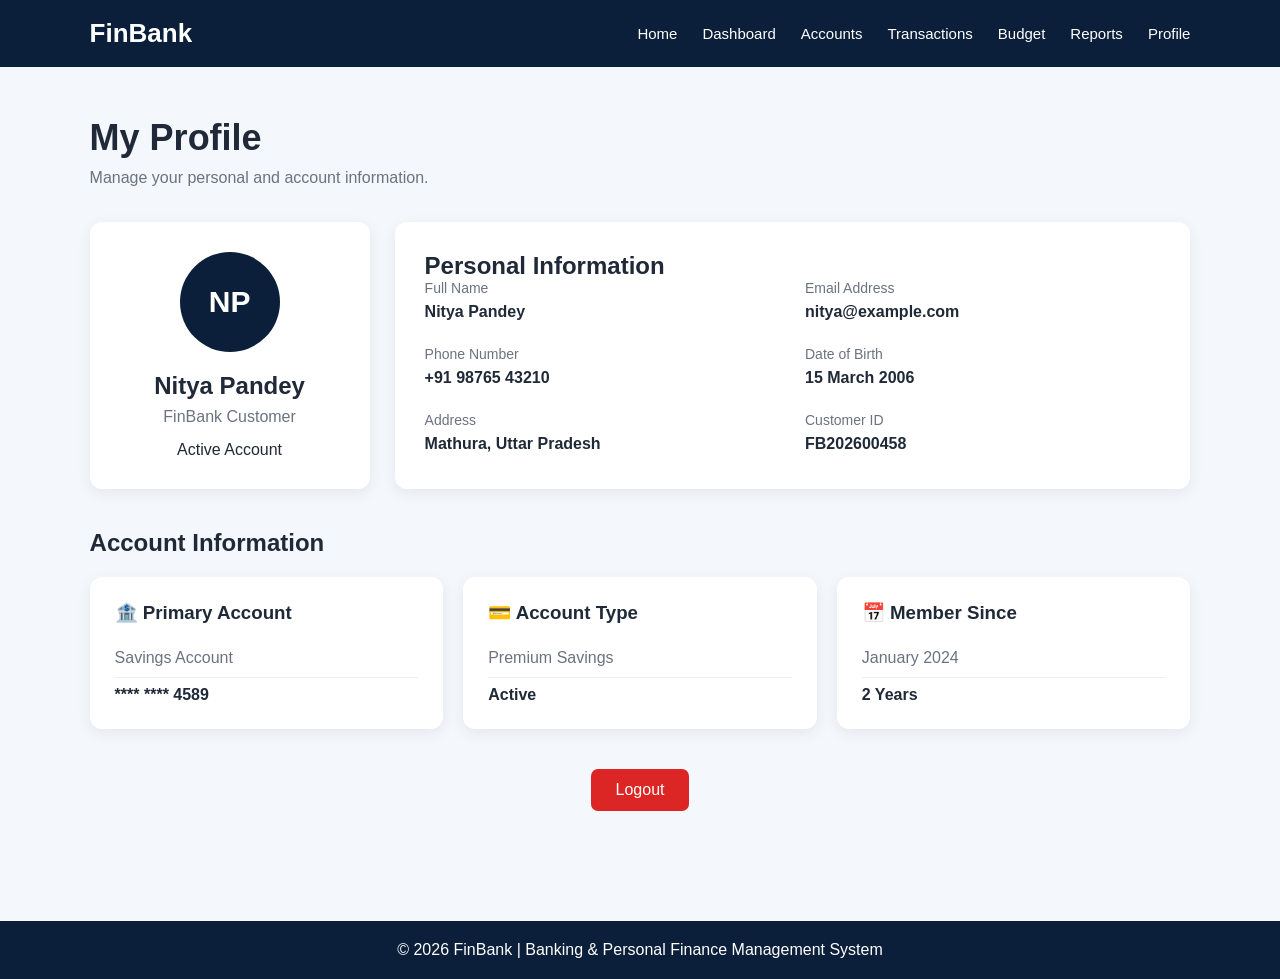
<file: profile.html>
<!DOCTYPE html>
<html lang="en">

<head>
    <meta charset="UTF-8">
    <meta name="viewport" content="width=device-width, initial-scale=1.0">

    <title>Profile - FinBank</title>

    <link rel="stylesheet" href="css/style.css">
</head>

<body>

    <!-- Header -->
    <header>

        <div class="logo">
            <h2>FinBank</h2>
        </div>

    

    <nav>
        <a href="index.html">Home</a>
        <a href="dashboard.html">Dashboard</a>
        <a href="accounts.html">Accounts</a>
        <a href="transactions.html">Transactions</a>
        <a href="budget.html">Budget</a>
        <a href="reports.html">Reports</a>
        <a href="profile.html">Profile</a>
    </nav>
</header>

    </header>


    <!-- Profile Page -->
    <main class="profile-page">

        <!-- Page Header -->
        <section class="page-header">

            <h1>My Profile</h1>

            <p>
                Manage your personal and account information.
            </p>

        </section>


        <!-- Profile Card -->
        <section class="profile-container">

            <div class="profile-card">

                <div class="profile-image">
                    <div class="avatar">
                        NP
                    </div>
                </div>

                <h2>Nitya Pandey</h2>

                <p>FinBank Customer</p>

                <span class="profile-status">
                    Active Account
                </span>

            </div>


            <!-- Personal Information -->
            <div class="profile-details">

                <h2>Personal Information</h2>

                <div class="details-grid">

                    <div class="detail-item">

                        <span>Full Name</span>

                        <strong>
                            Nitya Pandey
                        </strong>

                    </div>


                    <div class="detail-item">

                        <span>Email Address</span>

                        <strong>
                            nitya@example.com
                        </strong>

                    </div>


                    <div class="detail-item">

                        <span>Phone Number</span>

                        <strong>
                            +91 98765 43210
                        </strong>

                    </div>


                    <div class="detail-item">

                        <span>Date of Birth</span>

                        <strong>
                            15 March 2006
                        </strong>

                    </div>


                    <div class="detail-item">

                        <span>Address</span>

                        <strong>
                            Mathura, Uttar Pradesh
                        </strong>

                    </div>


                    <div class="detail-item">

                        <span>Customer ID</span>

                        <strong>
                            FB202600458
                        </strong>

                    </div>

                </div>

            </div>

        </section>


        <!-- Account Information -->
        <section class="account-information">

            <h2>Account Information</h2>

            <div class="information-grid">

                <div class="information-card">

                    <h3>🏦 Primary Account</h3>

                    <p>
                        Savings Account
                    </p>

                    <strong>
                        **** **** 4589
                    </strong>

                </div>


                <div class="information-card">

                    <h3>💳 Account Type</h3>

                    <p>
                        Premium Savings
                    </p>

                    <strong>
                        Active
                    </strong>

                </div>


                <div class="information-card">

                    <h3>📅 Member Since</h3>

                    <p>
                        January 2024
                    </p>

                    <strong>
                        2 Years
                    </strong>

                </div>

            </div>

        </section>


    

        <!-- Logout -->
        <section class="logout-section">

            <a href="index.html" class="logout-button">
                Logout
            </a>

        </section>

    </main>


    <!-- Footer -->
    <footer>

        <p>
            © 2026 FinBank | Banking & Personal Finance Management System
        </p>

    </footer>

</body>

</html>
</file>
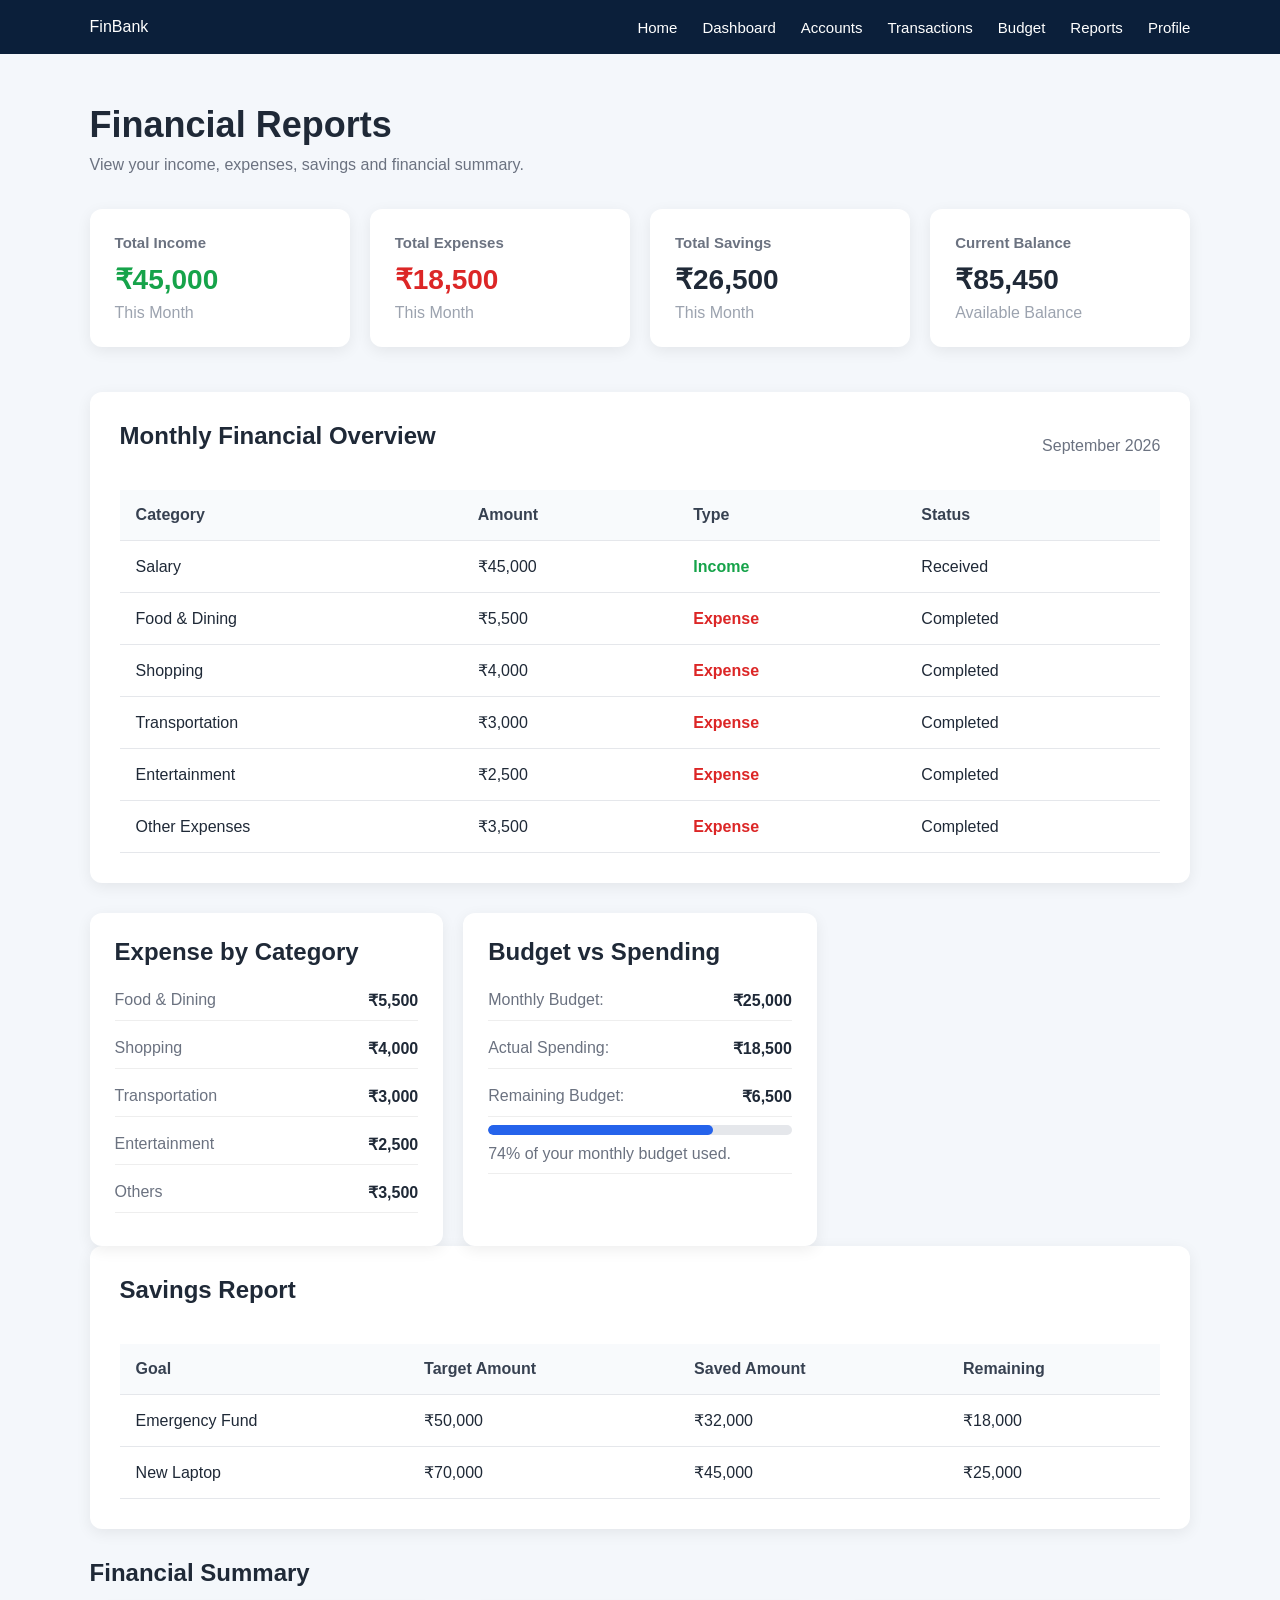
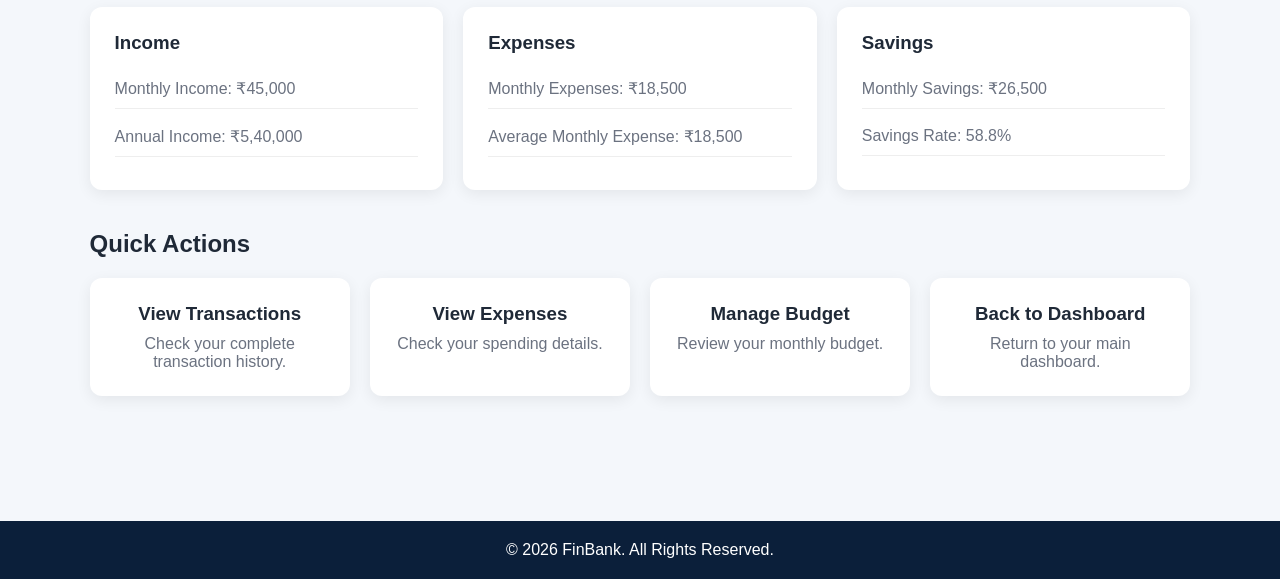
<file: reports.html>
<!DOCTYPE html>
<html lang="en">

<head>
    <meta charset="UTF-8">
    <meta name="viewport" content="width=device-width, initial-scale=1.0">

    <title>Reports - FinBank</title>

    <link rel="stylesheet" href="css/style.css">
</head>

<body>

    <!-- Header -->
    <header>
        <div class="logo">FinBank</div>

        <nav>
            <a href="index.html">Home</a>
            <a href="dashboard.html">Dashboard</a>
            <a href="accounts.html">Accounts</a>
            <a href="transactions.html">Transactions</a>
            <a href="budget.html">Budget</a>
            <a href="reports.html" class="active">Reports</a>
            <a href="profile.html">Profile</a>
        </nav>
    </header>


    <!-- Main Content -->
    <main class="dashboard">

        <!-- Page Header -->
        <div class="page-header">
            <div>
                <h1>Financial Reports</h1>
                <p>View your income, expenses, savings and financial summary.</p>
            </div>
        </div>


        <!-- Summary Cards -->
        <section class="balance-cards">

            <div class="balance-card">
                <h3>Total Income</h3>
                <h2 class="income">₹45,000</h2>
                <p>This Month</p>
            </div>

            <div class="balance-card">
                <h3>Total Expenses</h3>
                <h2 class="expense">₹18,500</h2>
                <p>This Month</p>
            </div>

            <div class="balance-card">
                <h3>Total Savings</h3>
                <h2>₹26,500</h2>
                <p>This Month</p>
            </div>

            <div class="balance-card">
                <h3>Current Balance</h3>
                <h2>₹85,450</h2>
                <p>Available Balance</p>
            </div>

        </section>


        <!-- Monthly Financial Overview -->
        <section class="recent-transactions">

            <div class="section-header">
                <h2>Monthly Financial Overview</h2>
                <span>September 2026</span>
            </div>

            <table>
                <thead>
                    <tr>
                        <th>Category</th>
                        <th>Amount</th>
                        <th>Type</th>
                        <th>Status</th>
                    </tr>
                </thead>

                <tbody>

                    <tr>
                        <td>Salary</td>
                        <td>₹45,000</td>
                        <td class="income">Income</td>
                        <td>Received</td>
                    </tr>

                    <tr>
                        <td>Food & Dining</td>
                        <td>₹5,500</td>
                        <td class="expense">Expense</td>
                        <td>Completed</td>
                    </tr>

                    <tr>
                        <td>Shopping</td>
                        <td>₹4,000</td>
                        <td class="expense">Expense</td>
                        <td>Completed</td>
                    </tr>

                    <tr>
                        <td>Transportation</td>
                        <td>₹3,000</td>
                        <td class="expense">Expense</td>
                        <td>Completed</td>
                    </tr>

                    <tr>
                        <td>Entertainment</td>
                        <td>₹2,500</td>
                        <td class="expense">Expense</td>
                        <td>Completed</td>
                    </tr>

                    <tr>
                        <td>Other Expenses</td>
                        <td>₹3,500</td>
                        <td class="expense">Expense</td>
                        <td>Completed</td>
                    </tr>

                </tbody>
            </table>

        </section>


        <!-- Expense Category Report -->
        <section class="information-grid">

            <div class="information-card">
                <h2>Expense by Category</h2>

                <p>Food & Dining <strong>₹5,500</strong></p>
                <p>Shopping <strong>₹4,000</strong></p>
                <p>Transportation <strong>₹3,000</strong></p>
                <p>Entertainment <strong>₹2,500</strong></p>
                <p>Others <strong>₹3,500</strong></p>
            </div>


            <div class="information-card">
                <h2>Budget vs Spending</h2>

                <p>Monthly Budget: <strong>₹25,000</strong></p>
                <p>Actual Spending: <strong>₹18,500</strong></p>
                <p>Remaining Budget: <strong>₹6,500</strong></p>

                <div class="progress-bar">
                    <div class="progress" style="width: 74%;"></div>
                </div>

                <p>74% of your monthly budget used.</p>
            </div>

        </section>


        <!-- Savings Report -->
        <section class="recent-transactions">

            <div class="section-header">
                <h2>Savings Report</h2>
            </div>

            <table>
                <thead>
                    <tr>
                        <th>Goal</th>
                        <th>Target Amount</th>
                        <th>Saved Amount</th>
                        <th>Remaining</th>
                    </tr>
                </thead>

                <tbody>
                    <tr>
                        <td>Emergency Fund</td>
                        <td>₹50,000</td>
                        <td>₹32,000</td>
                        <td>₹18,000</td>
                    </tr>

                    <tr>
                        <td>New Laptop</td>
                        <td>₹70,000</td>
                        <td>₹45,000</td>
                        <td>₹25,000</td>
                    </tr>
                </tbody>
            </table>

        </section>


        <!-- Financial Summary -->
        <section class="account-information">

            <h2>Financial Summary</h2>

            <div class="information-grid">

                <div class="information-card">
                    <h3>Income</h3>
                    <p>Monthly Income: ₹45,000</p>
                    <p>Annual Income: ₹5,40,000</p>
                </div>

                <div class="information-card">
                    <h3>Expenses</h3>
                    <p>Monthly Expenses: ₹18,500</p>
                    <p>Average Monthly Expense: ₹18,500</p>
                </div>

                <div class="information-card">
                    <h3>Savings</h3>
                    <p>Monthly Savings: ₹26,500</p>
                    <p>Savings Rate: 58.8%</p>
                </div>

            </div>

        </section>


        <!-- Quick Actions -->
        <section class="quick-actions">

            <h2>Quick Actions</h2>

            <div class="action-container">

                <a href="transactions.html" class="action-card">
                    <h3>View Transactions</h3>
                    <p>Check your complete transaction history.</p>
                </a>

                <a href="expenses.html" class="action-card">
                    <h3>View Expenses</h3>
                    <p>Check your spending details.</p>
                </a>

                <a href="budget.html" class="action-card">
                    <h3>Manage Budget</h3>
                    <p>Review your monthly budget.</p>
                </a>

                <a href="dashboard.html" class="action-card">
                    <h3>Back to Dashboard</h3>
                    <p>Return to your main dashboard.</p>
                </a>

            </div>

        </section>

    </main>


    <!-- Footer -->
    <footer>
        <p>&copy; 2026 FinBank. All Rights Reserved.</p>
    </footer>

</body>
</html>
</file>
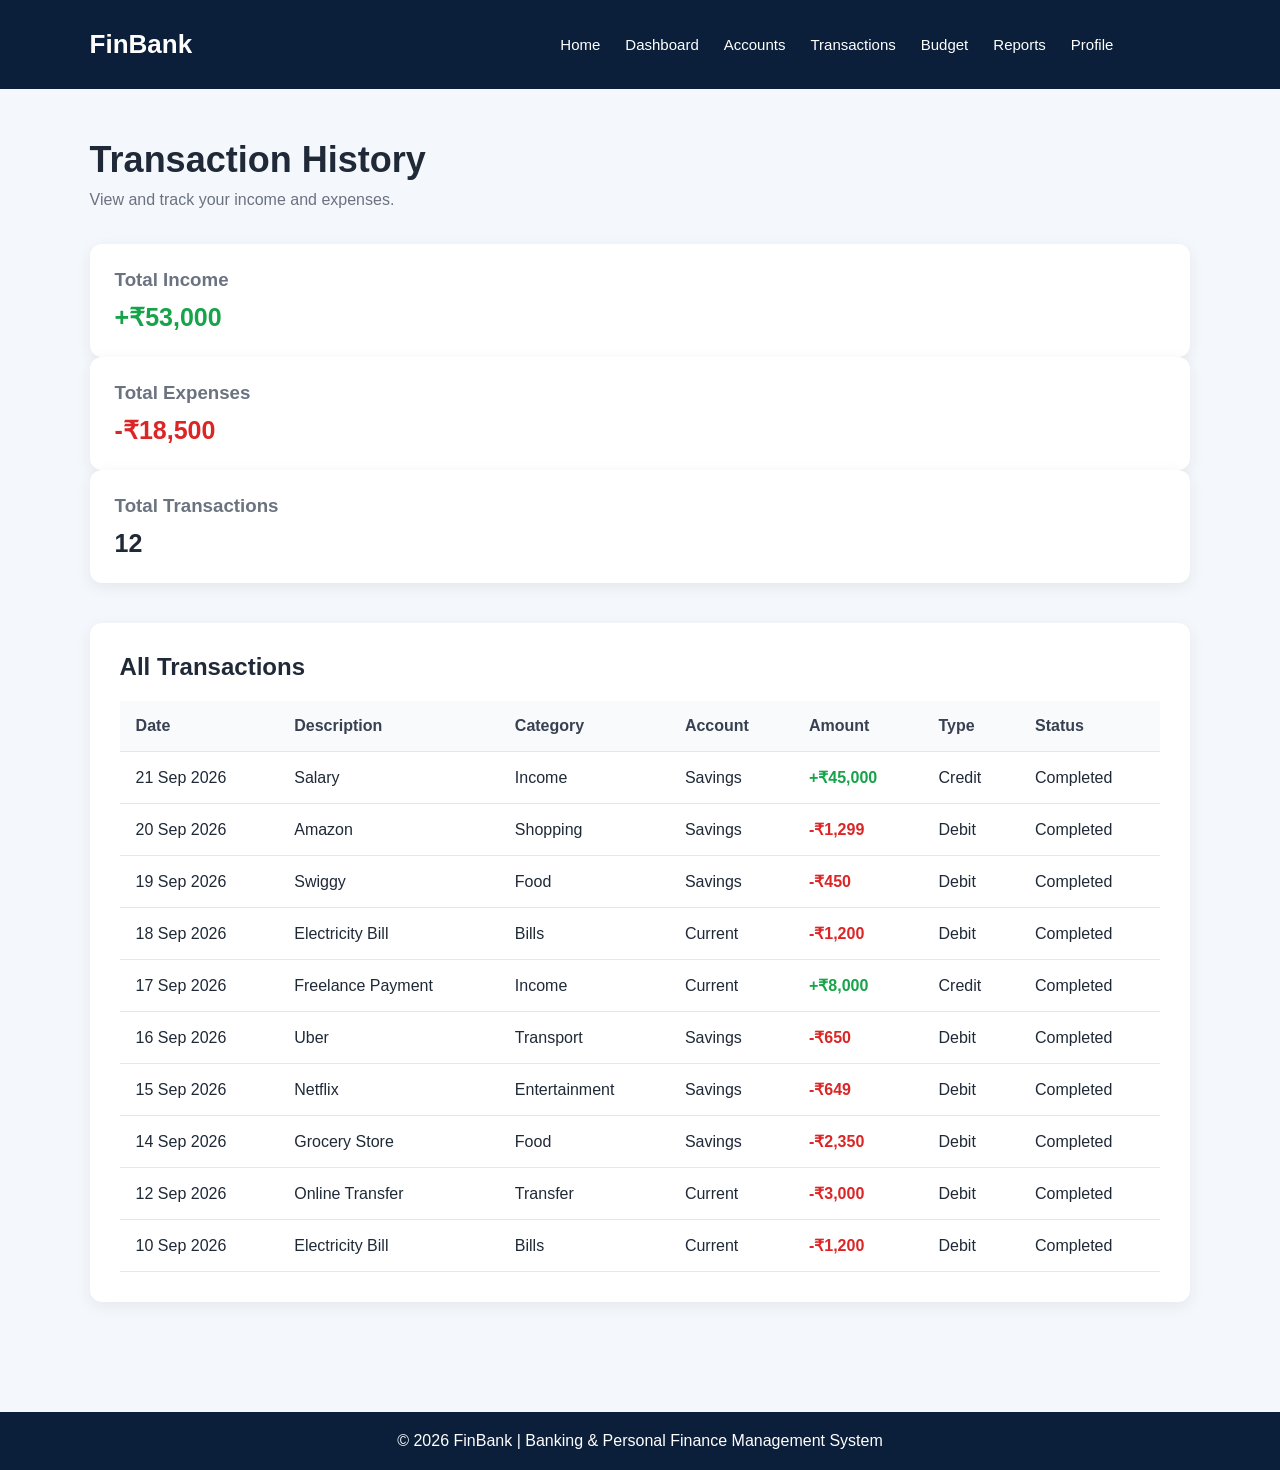
<file: transactions.html>
<!DOCTYPE html>
<html lang="en">
<head>
    <meta charset="UTF-8">
    <meta name="viewport" content="width=device-width, initial-scale=1.0">

    <title>Transactions - FinBank</title>

    <link rel="stylesheet" href="css/style.css">
</head>

<body>

    <!-- Header -->
    <header>

        <div class="logo">
            <h2>FinBank</h2>
        </div>

        <header>

    <nav>
        <a href="index.html">Home</a>
        <a href="dashboard.html">Dashboard</a>
        <a href="accounts.html">Accounts</a>
        <a href="transactions.html">Transactions</a>
        <a href="budget.html">Budget</a>
        <a href="reports.html">Reports</a>
        <a href="profile.html">Profile</a>
    </nav>
</header>

    </header>


    <!-- Transactions Page -->
    <main class="transactions-page">

        <section class="page-header">

            <h1>Transaction History</h1>

            <p>
                View and track your income and expenses.
            </p>

        </section>


        <!-- Transaction Summary -->
        <section class="transaction-summary">

            <div class="summary-card">
                <h3>Total Income</h3>
                <p class="income">+₹53,000</p>
            </div>

            <div class="summary-card">
                <h3>Total Expenses</h3>
                <p class="expense">-₹18,500</p>
            </div>

            <div class="summary-card">
                <h3>Total Transactions</h3>
                <p>12</p>
            </div>

        </section>


        <!-- Transaction Table -->
        <section class="transaction-table">

            <h2>All Transactions</h2>

            <table>

                <thead>
                    <tr>
                        <th>Date</th>
                        <th>Description</th>
                        <th>Category</th>
                        <th>Account</th>
                        <th>Amount</th>
                        <th>Type</th>
                        <th>Status</th>
                    </tr>
                </thead>


                <tbody>

                    <tr>
                        <td>21 Sep 2026</td>
                        <td>Salary</td>
                        <td>Income</td>
                        <td>Savings</td>
                        <td class="income">+₹45,000</td>
                        <td>Credit</td>
                        <td>Completed</td>
                    </tr>


                    <tr>
                        <td>20 Sep 2026</td>
                        <td>Amazon</td>
                        <td>Shopping</td>
                        <td>Savings</td>
                        <td class="expense">-₹1,299</td>
                        <td>Debit</td>
                        <td>Completed</td>
                    </tr>


                    <tr>
                        <td>19 Sep 2026</td>
                        <td>Swiggy</td>
                        <td>Food</td>
                        <td>Savings</td>
                        <td class="expense">-₹450</td>
                        <td>Debit</td>
                        <td>Completed</td>
                    </tr>


                    <tr>
                        <td>18 Sep 2026</td>
                        <td>Electricity Bill</td>
                        <td>Bills</td>
                        <td>Current</td>
                        <td class="expense">-₹1,200</td>
                        <td>Debit</td>
                        <td>Completed</td>
                    </tr>


                    <tr>
                        <td>17 Sep 2026</td>
                        <td>Freelance Payment</td>
                        <td>Income</td>
                        <td>Current</td>
                        <td class="income">+₹8,000</td>
                        <td>Credit</td>
                        <td>Completed</td>
                    </tr>


                    <tr>
                        <td>16 Sep 2026</td>
                        <td>Uber</td>
                        <td>Transport</td>
                        <td>Savings</td>
                        <td class="expense">-₹650</td>
                        <td>Debit</td>
                        <td>Completed</td>
                    </tr>


                    <tr>
                        <td>15 Sep 2026</td>
                        <td>Netflix</td>
                        <td>Entertainment</td>
                        <td>Savings</td>
                        <td class="expense">-₹649</td>
                        <td>Debit</td>
                        <td>Completed</td>
                    </tr>


                    <tr>
                        <td>14 Sep 2026</td>
                        <td>Grocery Store</td>
                        <td>Food</td>
                        <td>Savings</td>
                        <td class="expense">-₹2,350</td>
                        <td>Debit</td>
                        <td>Completed</td>
                    </tr>


                    <tr>
                        <td>12 Sep 2026</td>
                        <td>Online Transfer</td>
                        <td>Transfer</td>
                        <td>Current</td>
                        <td class="expense">-₹3,000</td>
                        <td>Debit</td>
                        <td>Completed</td>
                    </tr>


                    <tr>
                        <td>10 Sep 2026</td>
                        <td>Electricity Bill</td>
                        <td>Bills</td>
                        <td>Current</td>
                        <td class="expense">-₹1,200</td>
                        <td>Debit</td>
                        <td>Completed</td>
                    </tr>

                </tbody>

            </table>

        </section>

    </main>


    <!-- Footer -->
    <footer>

        <p>
            © 2026 FinBank | Banking & Personal Finance Management System
        </p>

    </footer>

</body>
</html>
</file>
<file: css/style.css>
/* =========================
   RESET
========================= */

* {
    margin: 0;
    padding: 0;
    box-sizing: border-box;
}

body {
    font-family: Arial, sans-serif;
    background-color: #f4f7fb;
    color: #1f2937;
}


/* =========================
   HEADER
========================= */

header {
    background-color: #0b1f3a;
    color: white;
    padding: 18px 7%;
    display: flex;
    justify-content: space-between;
    align-items: center;
}

.logo h2 {
    color: white;
    font-size: 26px;
}

nav {
    display: flex;
    gap: 25px;
}

nav a {
    color: white;
    text-decoration: none;
    font-size: 15px;
}

nav a:hover {
    color: #4ade80;
}


/* =========================
   HERO
========================= */

.hero {
    min-height: 500px;
    display: flex;
    justify-content: center;
    align-items: center;
    text-align: center;
    padding: 50px 10%;
    background: linear-gradient(135deg, #0b1f3a, #123b69);
    color: white;
}

.hero-content {
    max-width: 850px;
}

.hero h1 {
    font-size: 48px;
    margin-bottom: 20px;
}

.hero p {
    font-size: 18px;
    line-height: 1.7;
    color: #dbeafe;
    margin-bottom: 30px;
}


/* =========================
   BUTTONS
========================= */

.buttons {
    display: flex;
    justify-content: center;
    gap: 15px;
}

.btn {
    display: inline-block;
    padding: 13px 25px;
    background-color: #22c55e;
    color: white;
    text-decoration: none;
    border-radius: 7px;
    font-weight: bold;
}

.btn:hover {
    background-color: #16a34a;
}

.btn.secondary {
    background-color: white;
    color: #0b1f3a;
}


/* =========================
   FEATURES
========================= */

.features {
    padding: 60px 7%;
    text-align: center;
}

.features h2 {
    margin-bottom: 35px;
    font-size: 30px;
}

.feature-container {
    display: grid;
    grid-template-columns: repeat(4, 1fr);
    gap: 25px;
}

.feature-card {
    background-color: white;
    padding: 30px 20px;
    border-radius: 12px;
    box-shadow: 0 4px 15px rgba(0, 0, 0, 0.08);
}

.feature-card h3 {
    margin-bottom: 15px;
}

.feature-card p {
    color: #6b7280;
    line-height: 1.6;
}


/* =========================
   PAGE HEADER
========================= */

.page-header {
    margin-bottom: 35px;
}

.page-header h1 {
    font-size: 36px;
    margin-bottom: 10px;
}

.page-header p {
    color: #6b7280;
}


/* =========================
   COMMON PAGES
========================= */

.dashboard,
.accounts-page,
.transactions-page,
.budget-page,
.profile-page {
    padding: 50px 7%;
}


/* =========================
   BALANCE CARDS
========================= */

.balance-cards {
    display: grid;
    grid-template-columns: repeat(4, 1fr);
    gap: 20px;
    margin-bottom: 45px;
}

.balance-card {
    background-color: white;
    padding: 25px;
    border-radius: 12px;
    box-shadow: 0 4px 15px rgba(0, 0, 0, 0.07);
}

.balance-card h3 {
    color: #6b7280;
    font-size: 15px;
    margin-bottom: 12px;
}

.balance-card h2 {
    font-size: 28px;
    margin-bottom: 8px;
}

.balance-card p {
    color: #9ca3af;
}

.income {
    color: #16a34a;
    font-weight: bold;
}

.expense {
    color: #dc2626;
    font-weight: bold;
}


/* =========================
   QUICK ACTIONS
========================= */

.quick-actions {
    margin-bottom: 45px;
}

.quick-actions h2 {
    margin-bottom: 20px;
}

.action-container {
    display: grid;
    grid-template-columns: repeat(4, 1fr);
    gap: 20px;
}

.action-card {
    background-color: white;
    padding: 25px;
    text-align: center;
    border-radius: 12px;
    text-decoration: none;
    color: #1f2937;
    box-shadow: 0 4px 15px rgba(0, 0, 0, 0.07);
}

.action-card:hover {
    transform: translateY(-3px);
}

.action-card h3 {
    margin-bottom: 10px;
}

.action-card p {
    color: #6b7280;
}


/* =========================
   TABLE
========================= */

.recent-transactions,
.transaction-table {
    background-color: white;
    padding: 30px;
    border-radius: 12px;
    box-shadow: 0 4px 15px rgba(0, 0, 0, 0.07);
    overflow-x: auto;
    margin-bottom: 30px;
}

.recent-transactions h2,
.transaction-table h2 {
    margin-bottom: 20px;
}

table {
    width: 100%;
    border-collapse: collapse;
}

th,
td {
    padding: 16px;
    text-align: left;
    border-bottom: 1px solid #e5e7eb;
}

th {
    background-color: #f8fafc;
    color: #374151;
}


/* =========================
   ACCOUNTS
========================= */

.account-container {
    display: grid;
    grid-template-columns: repeat(2, 1fr);
    gap: 25px;
    margin-bottom: 45px;
}

.account-card {
    background: linear-gradient(135deg, #0b1f3a, #164e7a);
    color: white;
    padding: 30px;
    border-radius: 15px;
}

.account-top {
    display: flex;
    justify-content: space-between;
    align-items: center;
}

.account-status {
    background-color: #22c55e;
    padding: 6px 12px;
    border-radius: 20px;
    font-size: 12px;
}

.account-number {
    margin: 25px 0;
    color: #dbeafe;
}

.account-card h1 {
    font-size: 32px;
    margin-bottom: 8px;
}

.account-details {
    display: flex;
    justify-content: space-between;
    margin-top: 30px;
}

.account-details div {
    display: flex;
    flex-direction: column;
    gap: 6px;
}

.account-details span {
    color: #bfdbfe;
    font-size: 13px;
}


/* =========================
   SUMMARY
========================= */

.account-summary,
.transaction-summary {
    margin-bottom: 40px;
}

.summary-container {
    display: grid;
    grid-template-columns: repeat(3, 1fr);
    gap: 20px;
}

.summary-card {
    background-color: white;
    padding: 25px;
    border-radius: 12px;
    box-shadow: 0 4px 15px rgba(0, 0, 0, 0.07);
}

.summary-card h3 {
    color: #6b7280;
    margin-bottom: 12px;
}

.summary-card p {
    font-size: 25px;
    font-weight: bold;
}


/* =========================
   INFORMATION
========================= */

.account-information {
    margin-bottom: 40px;
}

.account-information h2 {
    margin-bottom: 20px;
}

.information-grid {
    display: grid;
    grid-template-columns: repeat(3, 1fr);
    gap: 20px;
}

.information-card {
    background-color: white;
    padding: 25px;
    border-radius: 12px;
    box-shadow: 0 4px 15px rgba(0, 0, 0, 0.07);
}

.information-card h2,
.information-card h3 {
    margin-bottom: 15px;
}

.information-card p {
    color: #6b7280;
    margin-bottom: 8px;
}


/* =========================
   BUDGET
========================= */

.budget-overview {
    display: grid;
    grid-template-columns: repeat(3, 1fr);
    gap: 20px;
    margin-bottom: 45px;
}

.budget-card {
    background-color: white;
    padding: 30px;
    border-radius: 12px;
    box-shadow: 0 4px 15px rgba(0, 0, 0, 0.07);
}

.budget-card h3 {
    color: #6b7280;
    margin-bottom: 12px;
}

.budget-card h2 {
    font-size: 30px;
    margin-bottom: 8px;
}

.budget-card p {
    color: #9ca3af;
}

.budget-categories,
.savings-goal {
    background-color: white;
    padding: 30px;
    border-radius: 12px;
    margin-bottom: 40px;
}

.budget-categories h2 {
    margin-bottom: 30px;
}

.budget-item {
    margin-bottom: 25px;
}

.budget-item-header {
    display: flex;
    justify-content: space-between;
    margin-bottom: 10px;
}

.budget-item-header p {
    color: #6b7280;
}

.progress-bar {
    width: 100%;
    height: 10px;
    background-color: #e5e7eb;
    border-radius: 10px;
    overflow: hidden;
}

.progress {
    height: 100%;
    border-radius: 10px;
    background-color: #2563eb;
}

.food-progress {
    width: 81%;
}

.shopping-progress {
    width: 84%;
}

.transport-progress {
    width: 67%;
}

.entertainment-progress {
    width: 75%;
}

.bills-progress {
    width: 70%;
}

.savings-progress {
    width: 53%;
}


/* =========================
   PROFILE
========================= */

.profile-container {
    display: grid;
    grid-template-columns: 280px 1fr;
    gap: 25px;
    margin-bottom: 40px;
}

.profile-card,
.profile-details {
    background-color: white;
    padding: 30px;
    border-radius: 12px;
    box-shadow: 0 4px 15px rgba(0, 0, 0, 0.07);
}

.profile-card {
    text-align: center;
}

.avatar {
    width: 100px;
    height: 100px;
    margin: 0 auto 20px;
    background-color: #0b1f3a;
    color: white;
    border-radius: 50%;
    display: flex;
    justify-content: center;
    align-items: center;
    font-size: 30px;
    font-weight: bold;
}

.profile-card p {
    color: #6b7280;
    margin: 8px 0 15px;
}

.details-grid {
    display: grid;
    grid-template-columns: repeat(2, 1fr);
    gap: 25px;
}

.detail-item {
    display: flex;
    flex-direction: column;
    gap: 7px;
}

.detail-item span {
    color: #6b7280;
    font-size: 14px;
}


/* =========================
   SECURITY
========================= */

.security-card {
    background-color: white;
    padding: 25px;
    margin-bottom: 15px;
    border-radius: 12px;
    display: flex;
    justify-content: space-between;
    align-items: center;
}

.security-card p {
    color: #6b7280;
    margin-top: 6px;
}

.security-card button {
    background-color: #0b1f3a;
    color: white;
    border: none;
    padding: 11px 18px;
    border-radius: 6px;
}


/* =========================
   LOGOUT
========================= */

.logout-section {
    text-align: center;
    margin-bottom: 30px;
}

.logout-button {
    display: inline-block;
    background-color: #dc2626;
    color: white;
    text-decoration: none;
    padding: 12px 25px;
    border-radius: 7px;
}


/* =========================
   FOOTER
========================= */

footer {
    background-color: #0b1f3a;
    color: white;
    text-align: center;
    padding: 20px;
    margin-top: 30px;
}


/* =========================
   LOGIN PAGE
========================= */

.login-page {
    min-height: 100vh;
    margin: 0;
    display: flex;
    flex-direction: column;
    background: linear-gradient(135deg, #f4f7fb, #e0ecf9);
}

.login-page > header {
    width: 100%;
}

.login-container {
    width: 90%;
    max-width: 500px;
    margin: 50px auto;
    padding: 40px;
    background-color: white;
    border-radius: 18px;
    box-shadow: 0 8px 30px rgba(0, 0, 0, 0.12);
}

.login-header {
    text-align: center;
    margin-bottom: 30px;
}

.login-header h1 {
    color: #0b1f3a;
    font-size: 28px;
    margin-bottom: 10px;
}

.login-header p {
    color: #6b7280;
}

.form-group {
    margin-bottom: 20px;
}

.form-group label {
    display: block;
    margin-bottom: 8px;
    font-weight: bold;
    color: #374151;
}

.form-group input {
    width: 100%;
    padding: 13px;
    border: 1px solid #d1d5db;
    border-radius: 7px;
    font-size: 15px;
}

.remember {
    display: flex;
    justify-content: space-between;
    align-items: center;
    margin-bottom: 25px;
}

.remember label {
    display: flex;
    align-items: center;
    gap: 6px;
    color: #374151;
}

.remember input {
    width: 16px;
    height: 16px;
}

.remember a {
    color: #2563eb;
    text-decoration: none;
}

.login-button {
    width: 100%;
    padding: 13px;
    border: none;
    border-radius: 7px;
    background-color: #0b1f3a;
    color: white;
    font-size: 16px;
    font-weight: bold;
    cursor: pointer;
}

.login-page > footer {
    width: 100%;
    margin-top: auto;
}


/* =========================
   REPORTS
========================= */

.section-header {
    display: flex;
    justify-content: space-between;
    align-items: center;
    margin-bottom: 20px;
}

.section-header span {
    color: #6b7280;
}

.information-card p {
    display: flex;
    justify-content: space-between;
    padding: 10px 0;
    border-bottom: 1px solid #eee;
}

.information-card strong {
    color: #1f2937;
}

.recent-transactions tr:hover {
    background-color: #f9fafb;
}


/* =========================
   RESPONSIVE
========================= */

@media (max-width: 900px) {

    header {
        flex-direction: column;
        gap: 15px;
    }

    nav {
        flex-wrap: wrap;
        justify-content: center;
    }

    .feature-container,
    .balance-cards,
    .action-container {
        grid-template-columns: repeat(2, 1fr);
    }

    .account-container,
    .budget-overview {
        grid-template-columns: 1fr;
    }

    .profile-container {
        grid-template-columns: 1fr;
    }

    .information-grid {
        grid-template-columns: 1fr;
    }
}


@media (max-width: 600px) {

    .hero h1 {
        font-size: 32px;
    }

    .buttons {
        flex-direction: column;
    }

    .feature-container,
    .balance-cards,
    .action-container,
    .summary-container {
        grid-template-columns: 1fr;
    }

    .details-grid {
        grid-template-columns: 1fr;
    }

    nav {
        gap: 12px;
    }

    .dashboard,
    .accounts-page,
    .transactions-page,
    .budget-page,
    .profile-page {
        padding: 30px 5%;
    }

    .login-container {
        width: 92%;
        padding: 25px;
    }

    .remember {
        flex-direction: column;
        align-items: flex-start;
        gap: 10px;
    }
}
</file>
